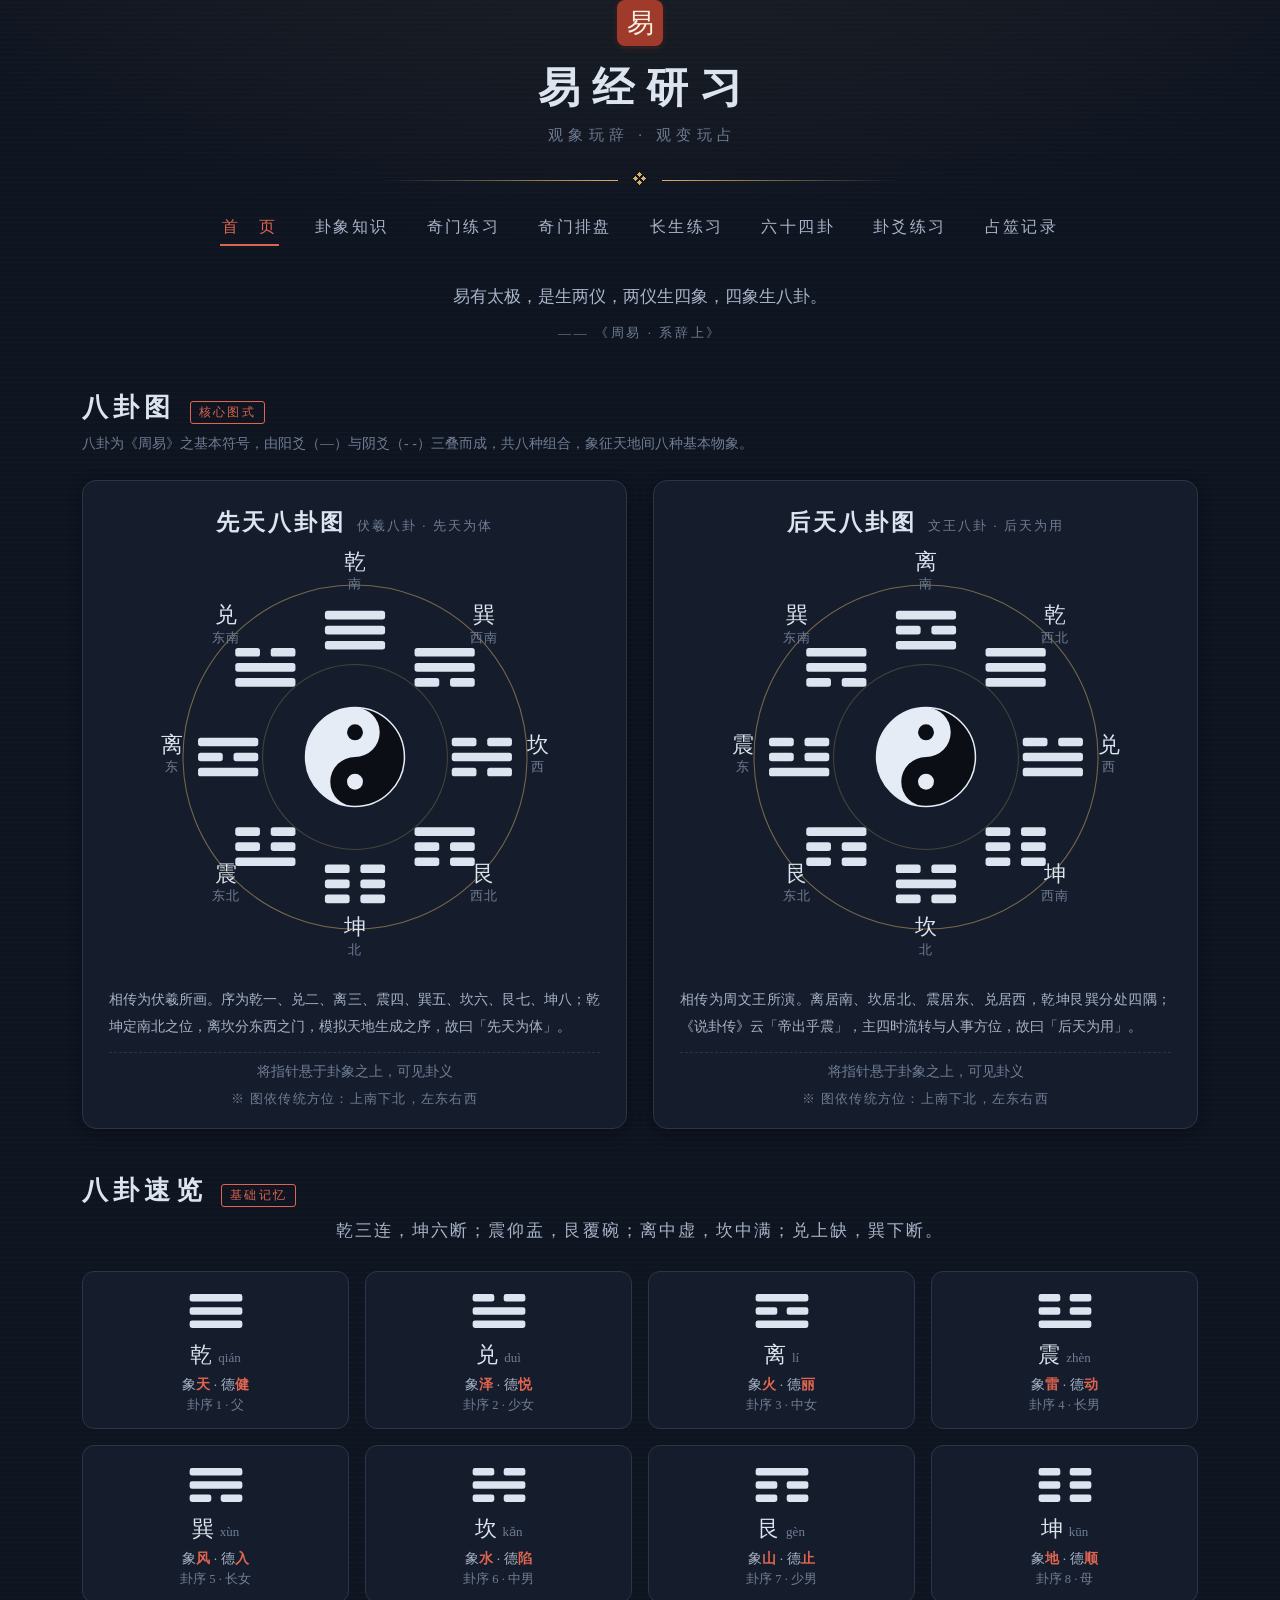
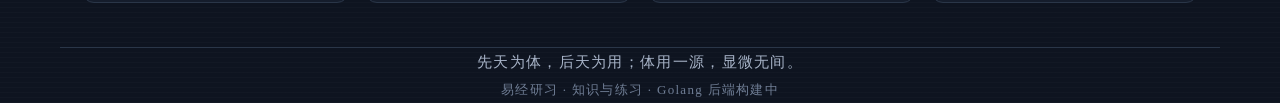
<file: static/index.html>
<!DOCTYPE html>
<html lang="zh-CN">
<head>
<meta charset="UTF-8" />
<meta name="viewport" content="width=device-width, initial-scale=1.0" />
<title>易经研习 · 先天八卦与后天八卦</title>
<link rel="stylesheet" href="style.css" />
<style>
/* ===== 首页专属样式 ===== */
.quote{margin:34px auto 8px;max-width:760px;text-align:center;font-family:var(--kai);color:var(--ink-soft);font-size:17px;line-height:2}
.quote .src{display:block;margin-top:6px;font-size:13px;color:var(--muted);letter-spacing:.2em}

.diagram-grid{display:grid;grid-template-columns:1fr 1fr;gap:26px}
@media (max-width:900px){.diagram-grid{grid-template-columns:1fr}}
svg.bagua{display:block;width:100%;max-width:430px;margin:0 auto}
.card .note{margin-top:14px;font-size:13.5px;color:var(--ink-soft);line-height:2;text-align:justify}
.orient{text-align:center;color:var(--muted);font-size:12.5px;margin-top:10px;letter-spacing:.1em}

svg .ring{fill:none;stroke:var(--gold);stroke-width:1;opacity:.5}
svg .ring.faint{opacity:.25}
svg .tri{cursor:pointer}
svg .tri rect{fill:var(--ink);transition:fill .18s}
svg .tri:hover rect,svg .tri.hot rect{fill:var(--cinnabar)}
svg .t-name{font-family:var(--kai);font-size:20px;fill:var(--ink)}
svg .t-dir{font-size:12px;fill:var(--muted);letter-spacing:1px}
svg .tj-white{fill:#e6ecf6}
svg .tj-black{fill:#0b0e14}
svg .tj-outline{fill:none;stroke:#e6ecf6;stroke-width:1.4}
svg .tj-dot-black{fill:#0b0e14}
svg .tj-dot-white{fill:#e6ecf6}

.mnemonic{font-family:var(--kai);text-align:center;color:var(--ink-soft);font-size:16.5px;letter-spacing:.12em;margin-bottom:24px;line-height:2}
.tri-grid{display:grid;grid-template-columns:repeat(4,1fr);gap:16px}
@media (max-width:960px){.tri-grid{grid-template-columns:repeat(2,1fr)}}
.tri-card{background:var(--card);border:1px solid var(--line);border-radius:12px;padding:18px 10px 14px;text-align:center;transition:.2s}
.tri-card:hover{transform:translateY(-3px);box-shadow:0 6px 18px rgba(0,0,0,.4);border-color:var(--gold)}
.tri-card svg{display:block;margin:0 auto 8px}
.tri-card .n{font-family:var(--kai);font-size:22px}
.tri-card .n span{font-size:13px;color:var(--muted);margin-left:6px}
.tri-card .d{margin-top:6px;font-size:13.5px;color:var(--ink-soft)}
.tri-card .d b{color:var(--cinnabar);font-weight:600}
.tri-card .r{margin-top:3px;font-size:12.5px;color:var(--muted)}
</style>
</head>
<body>

<header class="wrap">
  <div class="seal">易</div>
  <h1>易经研习</h1>
  <div class="sub">观象玩辞 · 观变玩占</div>
  <div class="divider">❖</div>
  <nav>
    <a class="active" href="index.html">首　页</a>
    <a href="basics.html">卦象知识</a>
    <a href="qimen.html">奇门练习</a>
    <a href="pan.html">奇门排盘</a>
    <a href="changsheng.html">长生练习</a>
    <a href="gua64.html">六十四卦</a>
    <a href="#">卦爻练习</a>
    <a href="#">占筮记录</a>
  </nav>
</header>

<main class="wrap">
  <p class="quote">易有太极，是生两仪，两仪生四象，四象生八卦。<span class="src">—— 《周易 · 系辞上》</span></p>

  <section id="bagua">
    <div class="sec-title"><h2>八卦图</h2><span class="tag">核心图式</span></div>
    <p class="sec-desc">八卦为《周易》之基本符号，由阳爻（—）与阴爻（- -）三叠而成，共八种组合，象征天地间八种基本物象。</p>
    <div class="diagram-grid">
      <div class="card">
        <div class="card-head"><h3>先天八卦图</h3><span class="who">伏羲八卦 · 先天为体</span></div>
        <svg id="svg-xiantian" class="bagua" viewBox="0 0 400 400" role="img" aria-label="先天八卦图"></svg>
        <p class="note">相传为伏羲所画。序为乾一、兑二、离三、震四、巽五、坎六、艮七、坤八；乾坤定南北之位，离坎分东西之门，模拟天地生成之序，故曰「先天为体」。</p>
        <div class="hint" id="hint-xiantian">将指针悬于卦象之上，可见卦义</div>
        <div class="orient">※ 图依传统方位：上南下北，左东右西</div>
      </div>
      <div class="card">
        <div class="card-head"><h3>后天八卦图</h3><span class="who">文王八卦 · 后天为用</span></div>
        <svg id="svg-houtian" class="bagua" viewBox="0 0 400 400" role="img" aria-label="后天八卦图"></svg>
        <p class="note">相传为周文王所演。离居南、坎居北、震居东、兑居西，乾坤艮巽分处四隅；《说卦传》云「帝出乎震」，主四时流转与人事方位，故曰「后天为用」。</p>
        <div class="hint" id="hint-houtian">将指针悬于卦象之上，可见卦义</div>
        <div class="orient">※ 图依传统方位：上南下北，左东右西</div>
      </div>
    </div>
  </section>

  <section id="sulan">
    <div class="sec-title"><h2>八卦速览</h2><span class="tag">基础记忆</span></div>
    <p class="mnemonic">乾三连，坤六断；震仰盂，艮覆碗；离中虚，坎中满；兑上缺，巽下断。</p>
    <div class="tri-grid" id="tri-grid"></div>
  </section>
</main>

<footer class="wrap">
  <div class="m">先天为体，后天为用；体用一源，显微无间。</div>
  <div>易经研习 · 知识与练习 · Golang 后端构建中</div>
</footer>

<script>
/* ===== 卦象数据：lines 自上而下，1=阳爻（实线），0=阴爻（断线） ===== */
const TRIGRAMS = {
  qian: { name:'乾', py:'qián',  lines:[1,1,1], nature:'天', attr:'健', role:'父'   },
  dui:  { name:'兑', py:'duì',   lines:[0,1,1], nature:'泽', attr:'悦', role:'少女' },
  li:   { name:'离', py:'lí',    lines:[1,0,1], nature:'火', attr:'丽', role:'中女' },
  zhen: { name:'震', py:'zhèn',  lines:[0,0,1], nature:'雷', attr:'动', role:'长男' },
  xun:  { name:'巽', py:'xùn',   lines:[1,1,0], nature:'风', attr:'入', role:'长女' },
  kan:  { name:'坎', py:'kǎn',   lines:[0,1,0], nature:'水', attr:'陷', role:'中男' },
  gen:  { name:'艮', py:'gèn',   lines:[1,0,0], nature:'山', attr:'止', role:'少男' },
  kun:  { name:'坤', py:'kūn',   lines:[0,0,0], nature:'地', attr:'顺', role:'母'   },
};
/* 先天卦序：乾一、兑二、离三、震四、巽五、坎六、艮七、坤八 */
const ORDER = ['qian','dui','li','zhen','xun','kan','gen','kun'];

/* 生成一组卦画（居中于 x,y） */
function trigramSVG(key, x, y){
  const t = TRIGRAMS[key], W = 56, H = 8, GAP = 6, half = W / 2, seg = (W - 10) / 2;
  let s = `<g class="tri" data-key="${key}" transform="translate(${x.toFixed(1)},${y.toFixed(1)})">`
        + `<circle r="34" fill="transparent"/>`; /* 透明热区，便于悬停 */
  t.lines.forEach((yang, i) => {
    const yy = i * (H + GAP) - 18;
    if (yang) {
      s += `<rect x="${-half}" y="${yy}" width="${W}" height="${H}" rx="2.5"/>`;
    } else {
      s += `<rect x="${-half}" y="${yy}" width="${seg}" height="${H}" rx="2.5"/>`
         + `<rect x="${half - seg}" y="${yy}" width="${seg}" height="${H}" rx="2.5"/>`;
    }
  });
  return s + `</g>`;
}

/* 太极图 */
function taiji(cx, cy, r){
  const h = r / 2;
  return `<g transform="translate(${cx},${cy})">
    <circle r="${r}" class="tj-white"/>
    <path d="M0 ${-r} A${r} ${r} 0 0 1 0 ${r} A${h} ${h} 0 0 1 0 0 A${h} ${h} 0 0 0 0 ${-r} Z" class="tj-black"/>
    <circle cy="${-h}" r="${(r*0.16).toFixed(1)}" class="tj-dot-black"/>
    <circle cy="${h}" r="${(r*0.16).toFixed(1)}" class="tj-dot-white"/>
    <circle r="${r}" class="tj-outline"/>
  </g>`;
}

/* 绘制八卦图：arrangement 为自上方（正南）起顺时针的 [卦, 方位] 序列 */
function renderBagua(svgId, hintId, arrangement){
  const svg = document.getElementById(svgId), hint = document.getElementById(hintId);
  const C = 200, R_TRI = 118, R_LBL = 170;
  let s = `<circle cx="${C}" cy="${C}" r="160" class="ring"/>`
        + `<circle cx="${C}" cy="${C}" r="86" class="ring faint"/>`;
  arrangement.forEach(([key, dir], i) => {
    const a = i * Math.PI / 4, sin = Math.sin(a), cos = Math.cos(a);
    s += trigramSVG(key, C + R_TRI * sin, C - R_TRI * cos);
    const lx = C + R_LBL * sin, ly = C - R_LBL * cos;
    s += `<text x="${lx.toFixed(1)}" y="${(ly - 5).toFixed(1)}" text-anchor="middle" class="t-name">${TRIGRAMS[key].name}</text>`
       + `<text x="${lx.toFixed(1)}" y="${(ly + 13).toFixed(1)}" text-anchor="middle" class="t-dir">${dir}</text>`;
  });
  s += taiji(C, C, 46);
  svg.innerHTML = s;

  const defaultHint = hint.innerHTML;
  svg.querySelectorAll('.tri').forEach(g => {
    g.addEventListener('mouseenter', () => {
      svg.querySelectorAll('.tri.hot').forEach(e => e.classList.remove('hot'));
      g.classList.add('hot');
      const t = TRIGRAMS[g.dataset.key];
      hint.innerHTML = `<b>${t.name}</b>（${t.py}）— 象<b>${t.nature}</b>，德<b>${t.attr}</b>，伦常为<b>${t.role}</b>`;
    });
  });
  svg.addEventListener('mouseleave', () => {
    svg.querySelectorAll('.tri.hot').forEach(e => e.classList.remove('hot'));
    hint.innerHTML = defaultHint;
  });
}

/* 先天八卦：乾南、巽西南、坎西、艮西北、坤北、震东北、离东、兑东南 */
renderBagua('svg-xiantian', 'hint-xiantian', [
  ['qian','南'], ['xun','西南'], ['kan','西'], ['gen','西北'],
  ['kun','北'],  ['zhen','东北'], ['li','东'],  ['dui','东南'],
]);
/* 后天八卦：离南、乾西北、兑西、坤西南、坎北、艮东北、震东、巽东南 */
renderBagua('svg-houtian', 'hint-houtian', [
  ['li','南'],   ['qian','西北'], ['dui','西'], ['kun','西南'],
  ['kan','北'],  ['gen','东北'],  ['zhen','东'],['xun','东南'],
]);

/* 八卦速览卡片 */
document.getElementById('tri-grid').innerHTML = ORDER.map((k, i) => {
  const t = TRIGRAMS[k];
  return `<div class="tri-card">
    <svg viewBox="-34 -22 68 44" width="64" height="42" aria-hidden="true">${trigramSVG(k, 0, 0)}</svg>
    <div class="n">${t.name}<span>${t.py}</span></div>
    <div class="d">象<b>${t.nature}</b> · 德<b>${t.attr}</b></div>
    <div class="r">卦序 ${i + 1} · ${t.role}</div>
  </div>`;
}).join('');
</script>
</body>
</html>
</file>
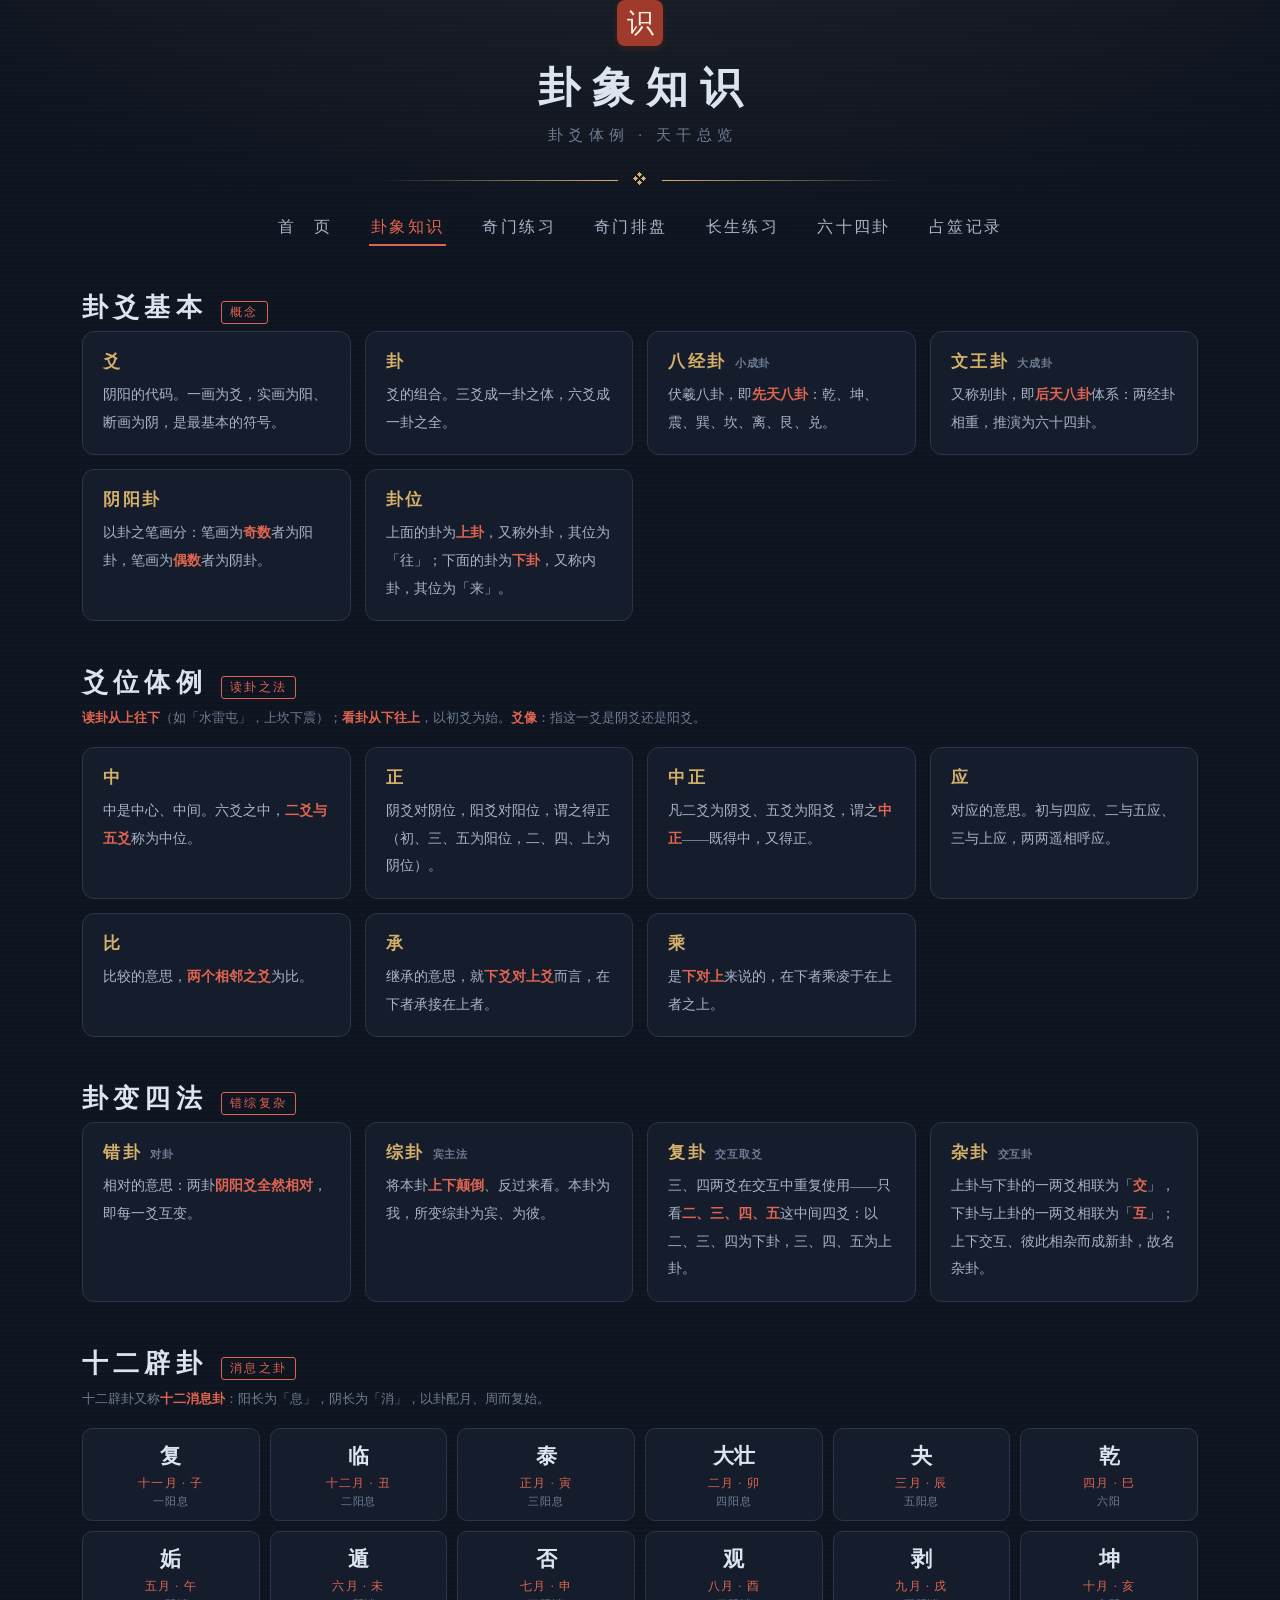
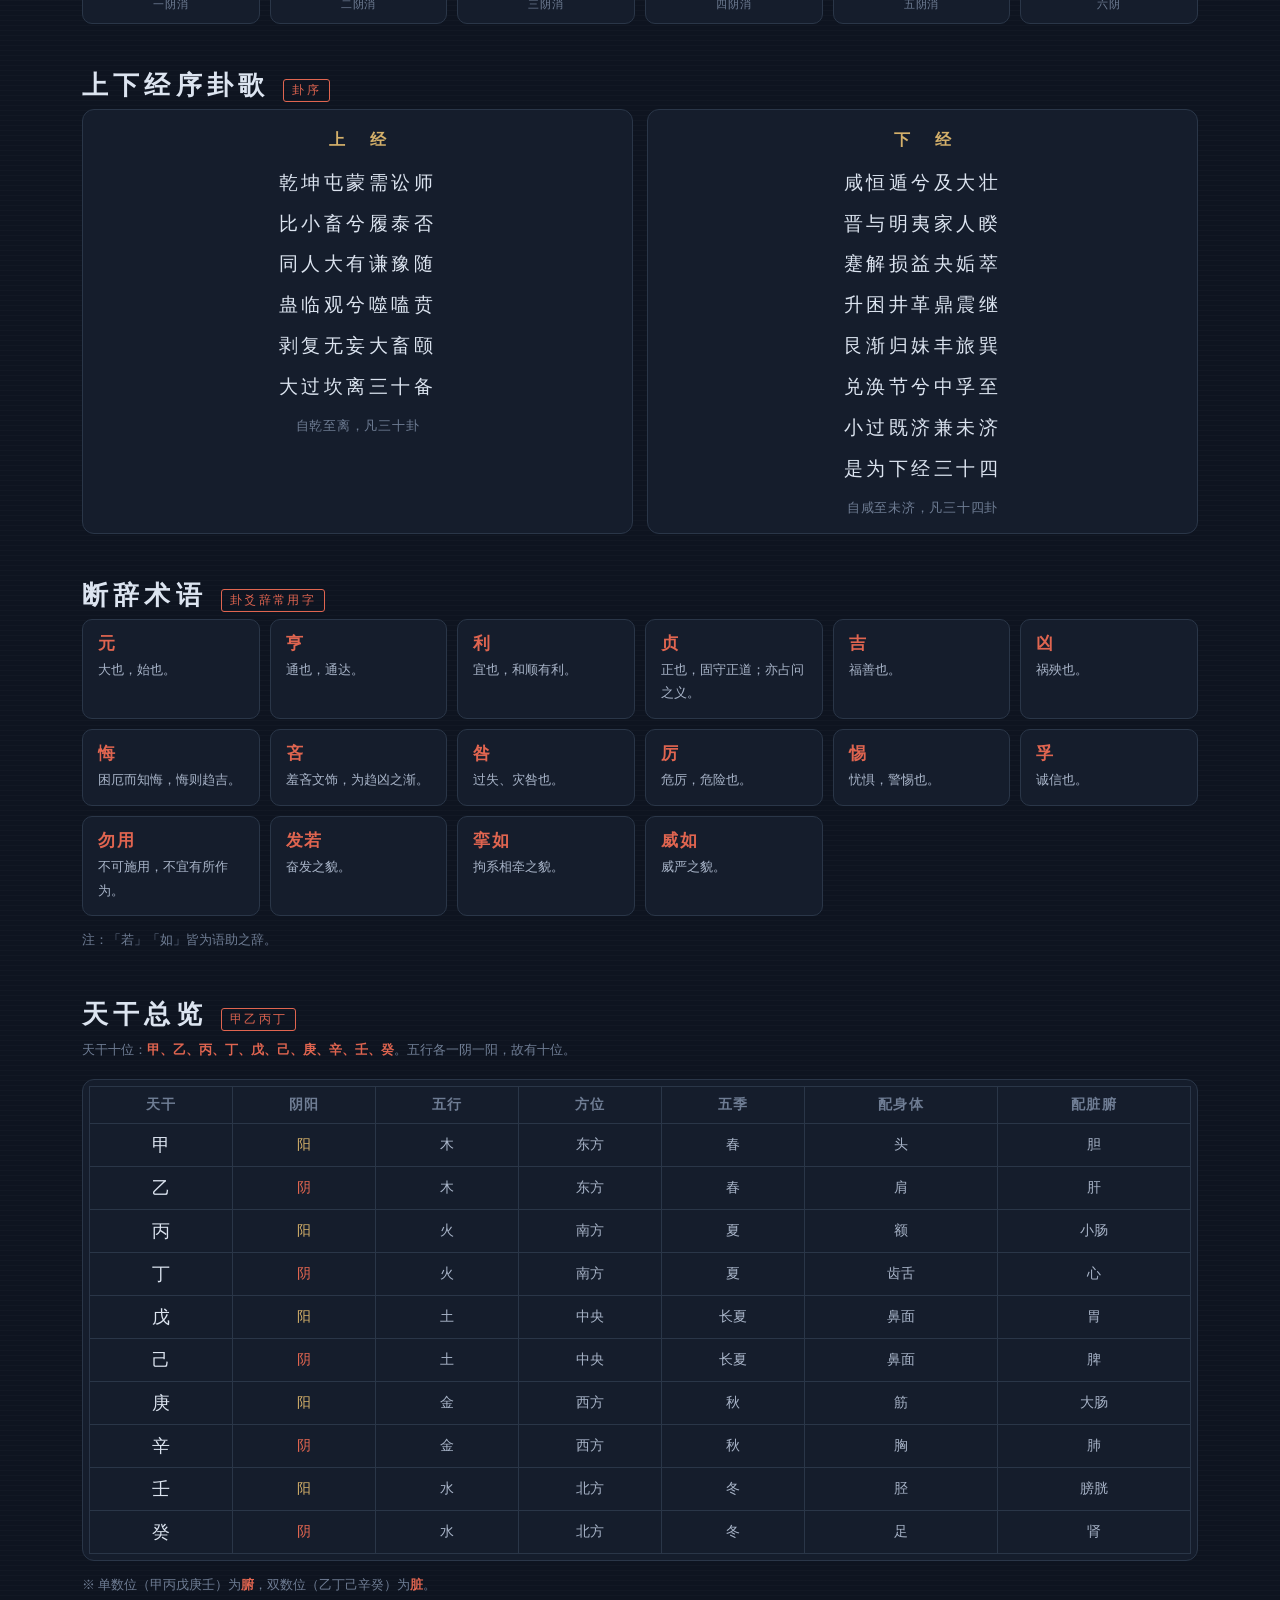
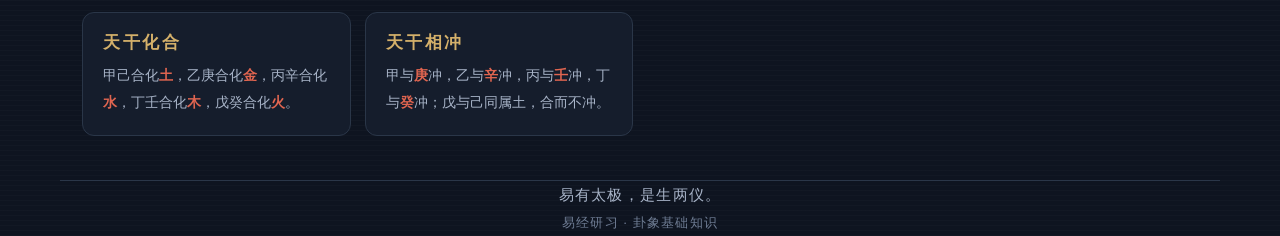
<file: static/basics.html>
<!DOCTYPE html>
<html lang="zh-CN">
<head>
<meta charset="UTF-8" />
<meta name="viewport" content="width=device-width, initial-scale=1.0" />
<title>卦象知识 · 卦爻体例与天干总览</title>
<link rel="stylesheet" href="style.css" />
<style>
/* ===== 基础知识页专属样式 ===== */
.def-grid{display:grid;grid-template-columns:repeat(auto-fill,minmax(250px,1fr));gap:14px}
.def-card{background:var(--card);border:1px solid var(--line);border-radius:12px;padding:18px 20px}
.def-card h4{font-family:var(--kai);font-size:17px;color:var(--gold);letter-spacing:.15em;margin-bottom:8px}
.def-card h4 i{font-style:normal;font-size:11px;color:var(--muted);letter-spacing:.08em;margin-left:8px}
.def-card p{font-size:13.5px;color:var(--ink-soft);line-height:2.05}
.def-card p b{color:var(--cinnabar);font-weight:600}

.body-note{font-size:13px;color:var(--muted);line-height:1.9;margin:2px 0 16px;text-align:justify}
.body-note b{color:var(--cinnabar)}

/* 十二辟卦 */
.bi-grid{display:grid;grid-template-columns:repeat(6,1fr);gap:10px}
@media(max-width:760px){.bi-grid{grid-template-columns:repeat(4,1fr)}}
@media(max-width:520px){.bi-grid{grid-template-columns:repeat(3,1fr)}}
.bi-cell{background:var(--card);border:1px solid var(--line);border-radius:10px;padding:13px 6px 11px;text-align:center}
.bi-cell b{display:block;font-family:var(--kai);font-size:21px;color:var(--ink)}
.bi-cell .m{display:block;font-size:12px;color:var(--cinnabar);margin-top:5px;letter-spacing:.1em}
.bi-cell .y{display:block;font-size:11px;color:var(--muted);margin-top:2px;letter-spacing:.08em}

/* 序卦歌 */
.song-grid{display:grid;grid-template-columns:1fr 1fr;gap:14px}
@media(max-width:760px){.song-grid{grid-template-columns:1fr}}
.song-box{background:var(--card);border:1px solid var(--line);border-radius:12px;padding:20px 24px 16px;text-align:center}
.song-box h4{font-family:var(--kai);font-size:16px;color:var(--gold);letter-spacing:.3em;text-indent:.3em;margin-bottom:12px}
.song{font-family:var(--kai);font-size:19px;line-height:2.15;letter-spacing:.18em;color:var(--ink)}
.song-note{margin-top:10px;font-size:12.5px;color:var(--muted);letter-spacing:.06em}

/* 断辞术语 */
.term-grid{display:grid;grid-template-columns:repeat(auto-fill,minmax(160px,1fr));gap:10px}
.term{background:var(--card);border:1px solid var(--line);border-radius:10px;padding:12px 15px}
.term b{display:block;font-family:var(--kai);font-size:17px;color:var(--cinnabar);margin-bottom:4px;letter-spacing:.1em}
.term span{font-size:12.5px;color:var(--ink-soft);line-height:1.9}

/* 天干表 */
.table-wrap{overflow-x:auto;background:var(--card);border:1px solid var(--line);border-radius:12px;padding:6px}
.gan-table{border-collapse:collapse;width:100%;min-width:580px}
.gan-table th,.gan-table td{border:1px solid var(--line);padding:9px 6px;font-size:13.5px;text-align:center;color:var(--ink-soft)}
.gan-table th{color:var(--muted);font-weight:600;letter-spacing:.08em}
.gan-table td:first-child{font-family:var(--kai);font-size:18px;color:var(--ink)}
.gan-table td.g-y{color:var(--gold)}
.gan-table td.g-i{color:var(--cinnabar)}
.table-note{margin-top:12px;font-size:12.5px;color:var(--muted);line-height:2}
.table-note b{color:var(--cinnabar)}
</style>
</head>
<body>

<header class="wrap">
  <div class="seal">识</div>
  <h1>卦象知识</h1>
  <div class="sub">卦爻体例 · 天干总览</div>
  <div class="divider">❖</div>
  <nav>
    <a href="index.html">首　页</a>
    <a class="active" href="basics.html">卦象知识</a>
    <a href="qimen.html">奇门练习</a>
    <a href="pan.html">奇门排盘</a>
    <a href="changsheng.html">长生练习</a>
    <a href="gua64.html">六十四卦</a>
    <a href="#">占筮记录</a>
  </nav>
</header>

<main class="wrap">

  <section>
    <div class="sec-title"><h2>卦爻基本</h2><span class="tag">概念</span></div>
    <div class="def-grid">
      <div class="def-card"><h4>爻</h4><p>阴阳的代码。一画为爻，实画为阳、断画为阴，是最基本的符号。</p></div>
      <div class="def-card"><h4>卦</h4><p>爻的组合。三爻成一卦之体，六爻成一卦之全。</p></div>
      <div class="def-card"><h4>八经卦<i>小成卦</i></h4><p>伏羲八卦，即<b>先天八卦</b>：乾、坤、震、巽、坎、离、艮、兑。</p></div>
      <div class="def-card"><h4>文王卦<i>大成卦</i></h4><p>又称别卦，即<b>后天八卦</b>体系：两经卦相重，推演为六十四卦。</p></div>
      <div class="def-card"><h4>阴阳卦</h4><p>以卦之笔画分：笔画为<b>奇数</b>者为阳卦，笔画为<b>偶数</b>者为阴卦。</p></div>
      <div class="def-card"><h4>卦位</h4><p>上面的卦为<b>上卦</b>，又称外卦，其位为「往」；下面的卦为<b>下卦</b>，又称内卦，其位为「来」。</p></div>
    </div>
  </section>

  <section>
    <div class="sec-title"><h2>爻位体例</h2><span class="tag">读卦之法</span></div>
    <p class="body-note"><b>读卦从上往下</b>（如「水雷屯」，上坎下震）；<b>看卦从下往上</b>，以初爻为始。<b>爻像</b>：指这一爻是阴爻还是阳爻。</p>
    <div class="def-grid">
      <div class="def-card"><h4>中</h4><p>中是中心、中间。六爻之中，<b>二爻与五爻</b>称为中位。</p></div>
      <div class="def-card"><h4>正</h4><p>阴爻对阴位，阳爻对阳位，谓之得正（初、三、五为阳位，二、四、上为阴位）。</p></div>
      <div class="def-card"><h4>中正</h4><p>凡二爻为阴爻、五爻为阳爻，谓之<b>中正</b>——既得中，又得正。</p></div>
      <div class="def-card"><h4>应</h4><p>对应的意思。初与四应、二与五应、三与上应，两两遥相呼应。</p></div>
      <div class="def-card"><h4>比</h4><p>比较的意思，<b>两个相邻之爻</b>为比。</p></div>
      <div class="def-card"><h4>承</h4><p>继承的意思，就<b>下爻对上爻</b>而言，在下者承接在上者。</p></div>
      <div class="def-card"><h4>乘</h4><p>是<b>下对上</b>来说的，在下者乘凌于在上者之上。</p></div>
    </div>
  </section>

  <section>
    <div class="sec-title"><h2>卦变四法</h2><span class="tag">错综复杂</span></div>
    <div class="def-grid">
      <div class="def-card"><h4>错卦<i>对卦</i></h4><p>相对的意思：两卦<b>阴阳爻全然相对</b>，即每一爻互变。</p></div>
      <div class="def-card"><h4>综卦<i>宾主法</i></h4><p>将本卦<b>上下颠倒</b>、反过来看。本卦为我，所变综卦为宾、为彼。</p></div>
      <div class="def-card"><h4>复卦<i>交互取爻</i></h4><p>三、四两爻在交互中重复使用——只看<b>二、三、四、五</b>这中间四爻：以二、三、四为下卦，三、四、五为上卦。</p></div>
      <div class="def-card"><h4>杂卦<i>交互卦</i></h4><p>上卦与下卦的一两爻相联为「<b>交</b>」，下卦与上卦的一两爻相联为「<b>互</b>」；上下交互、彼此相杂而成新卦，故名杂卦。</p></div>
    </div>
  </section>

  <section>
    <div class="sec-title"><h2>十二辟卦</h2><span class="tag">消息之卦</span></div>
    <p class="body-note">十二辟卦又称<b>十二消息卦</b>：阳长为「息」，阴长为「消」，以卦配月、周而复始。</p>
    <div class="bi-grid">
      <div class="bi-cell"><b>复</b><span class="m">十一月 · 子</span><span class="y">一阳息</span></div>
      <div class="bi-cell"><b>临</b><span class="m">十二月 · 丑</span><span class="y">二阳息</span></div>
      <div class="bi-cell"><b>泰</b><span class="m">正月 · 寅</span><span class="y">三阳息</span></div>
      <div class="bi-cell"><b>大壮</b><span class="m">二月 · 卯</span><span class="y">四阳息</span></div>
      <div class="bi-cell"><b>夬</b><span class="m">三月 · 辰</span><span class="y">五阳息</span></div>
      <div class="bi-cell"><b>乾</b><span class="m">四月 · 巳</span><span class="y">六阳</span></div>
      <div class="bi-cell"><b>姤</b><span class="m">五月 · 午</span><span class="y">一阴消</span></div>
      <div class="bi-cell"><b>遁</b><span class="m">六月 · 未</span><span class="y">二阴消</span></div>
      <div class="bi-cell"><b>否</b><span class="m">七月 · 申</span><span class="y">三阴消</span></div>
      <div class="bi-cell"><b>观</b><span class="m">八月 · 酉</span><span class="y">四阴消</span></div>
      <div class="bi-cell"><b>剥</b><span class="m">九月 · 戌</span><span class="y">五阴消</span></div>
      <div class="bi-cell"><b>坤</b><span class="m">十月 · 亥</span><span class="y">六阴</span></div>
    </div>
  </section>

  <section>
    <div class="sec-title"><h2>上下经序卦歌</h2><span class="tag">卦序</span></div>
    <div class="song-grid">
      <div class="song-box">
        <h4>上　经</h4>
        <div class="song">乾坤屯蒙需讼师<br>比小畜兮履泰否<br>同人大有谦豫随<br>蛊临观兮噬嗑贲<br>剥复无妄大畜颐<br>大过坎离三十备</div>
        <div class="song-note">自乾至离，凡三十卦</div>
      </div>
      <div class="song-box">
        <h4>下　经</h4>
        <div class="song">咸恒遁兮及大壮<br>晋与明夷家人睽<br>蹇解损益夬姤萃<br>升困井革鼎震继<br>艮渐归妹丰旅巽<br>兑涣节兮中孚至<br>小过既济兼未济<br>是为下经三十四</div>
        <div class="song-note">自咸至未济，凡三十四卦</div>
      </div>
    </div>
  </section>

  <section>
    <div class="sec-title"><h2>断辞术语</h2><span class="tag">卦爻辞常用字</span></div>
    <div class="term-grid">
      <div class="term"><b>元</b><span>大也，始也。</span></div>
      <div class="term"><b>亨</b><span>通也，通达。</span></div>
      <div class="term"><b>利</b><span>宜也，和顺有利。</span></div>
      <div class="term"><b>贞</b><span>正也，固守正道；亦占问之义。</span></div>
      <div class="term"><b>吉</b><span>福善也。</span></div>
      <div class="term"><b>凶</b><span>祸殃也。</span></div>
      <div class="term"><b>悔</b><span>困厄而知悔，悔则趋吉。</span></div>
      <div class="term"><b>吝</b><span>羞吝文饰，为趋凶之渐。</span></div>
      <div class="term"><b>咎</b><span>过失、灾咎也。</span></div>
      <div class="term"><b>厉</b><span>危厉，危险也。</span></div>
      <div class="term"><b>惕</b><span>忧惧，警惕也。</span></div>
      <div class="term"><b>孚</b><span>诚信也。</span></div>
      <div class="term"><b>勿用</b><span>不可施用，不宜有所作为。</span></div>
      <div class="term"><b>发若</b><span>奋发之貌。</span></div>
      <div class="term"><b>挛如</b><span>拘系相牵之貌。</span></div>
      <div class="term"><b>威如</b><span>威严之貌。</span></div>
    </div>
    <p class="body-note" style="margin-top:12px">注：「若」「如」皆为语助之辞。</p>
  </section>

  <section>
    <div class="sec-title"><h2>天干总览</h2><span class="tag">甲乙丙丁</span></div>
    <p class="body-note">天干十位：<b>甲、乙、丙、丁、戊、己、庚、辛、壬、癸</b>。五行各一阴一阳，故有十位。</p>
    <div class="table-wrap">
      <table class="gan-table">
        <tr><th>天干</th><th>阴阳</th><th>五行</th><th>方位</th><th>五季</th><th>配身体</th><th>配脏腑</th></tr>
        <tr><td>甲</td><td class="g-y">阳</td><td>木</td><td>东方</td><td>春</td><td>头</td><td>胆</td></tr>
        <tr><td>乙</td><td class="g-i">阴</td><td>木</td><td>东方</td><td>春</td><td>肩</td><td>肝</td></tr>
        <tr><td>丙</td><td class="g-y">阳</td><td>火</td><td>南方</td><td>夏</td><td>额</td><td>小肠</td></tr>
        <tr><td>丁</td><td class="g-i">阴</td><td>火</td><td>南方</td><td>夏</td><td>齿舌</td><td>心</td></tr>
        <tr><td>戊</td><td class="g-y">阳</td><td>土</td><td>中央</td><td>长夏</td><td>鼻面</td><td>胃</td></tr>
        <tr><td>己</td><td class="g-i">阴</td><td>土</td><td>中央</td><td>长夏</td><td>鼻面</td><td>脾</td></tr>
        <tr><td>庚</td><td class="g-y">阳</td><td>金</td><td>西方</td><td>秋</td><td>筋</td><td>大肠</td></tr>
        <tr><td>辛</td><td class="g-i">阴</td><td>金</td><td>西方</td><td>秋</td><td>胸</td><td>肺</td></tr>
        <tr><td>壬</td><td class="g-y">阳</td><td>水</td><td>北方</td><td>冬</td><td>胫</td><td>膀胱</td></tr>
        <tr><td>癸</td><td class="g-i">阴</td><td>水</td><td>北方</td><td>冬</td><td>足</td><td>肾</td></tr>
      </table>
    </div>
    <p class="table-note">※ 单数位（甲丙戊庚壬）为<b>腑</b>，双数位（乙丁己辛癸）为<b>脏</b>。</p>
    <div class="def-grid" style="margin-top:14px">
      <div class="def-card"><h4>天干化合</h4><p>甲己合化<b>土</b>，乙庚合化<b>金</b>，丙辛合化<b>水</b>，丁壬合化<b>木</b>，戊癸合化<b>火</b>。</p></div>
      <div class="def-card"><h4>天干相冲</h4><p>甲与<b>庚</b>冲，乙与<b>辛</b>冲，丙与<b>壬</b>冲，丁与<b>癸</b>冲；戊与己同属土，合而不冲。</p></div>
    </div>
  </section>

</main>

<footer class="wrap">
  <div class="m">易有太极，是生两仪。</div>
  <div>易经研习 · 卦象基础知识</div>
</footer>

</body>
</html>
</file>
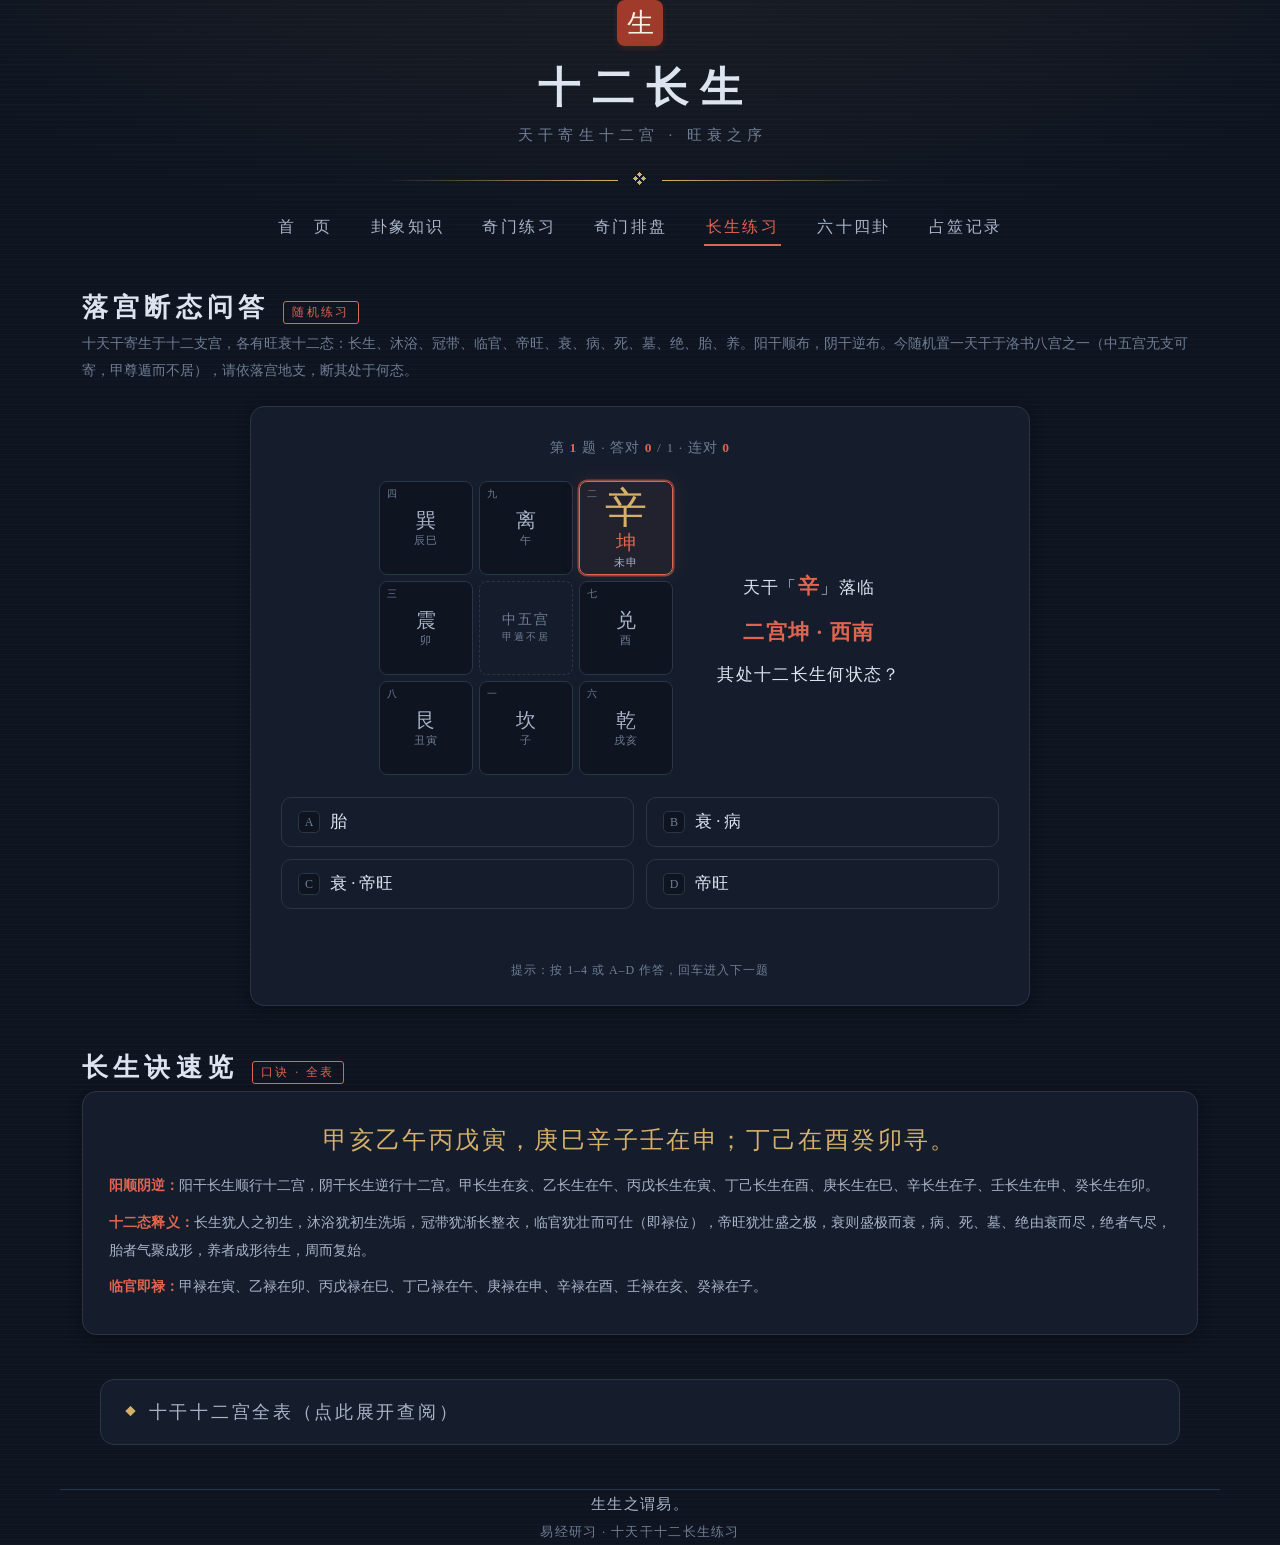
<file: static/changsheng.html>
<!DOCTYPE html>
<html lang="zh-CN">
<head>
<meta charset="UTF-8" />
<meta name="viewport" content="width=device-width, initial-scale=1.0" />
<title>十二长生 · 天干寄生十二宫练习</title>
<link rel="stylesheet" href="style.css" />
<style>
/* ===== 十二长生页专属样式 ===== */
.quiz-q{display:flex;align-items:center;justify-content:center;gap:44px;margin:24px 0 6px;flex-wrap:wrap}
.np-grid{display:grid;grid-template-columns:repeat(3,94px);grid-auto-rows:94px;gap:6px}
.cell{position:relative;display:flex;flex-direction:column;align-items:center;justify-content:center;gap:2px;background:var(--paper);border:1px solid var(--line);border-radius:8px;transition:.2s}
.cell .p-num{position:absolute;top:5px;left:7px;font-size:10px;color:var(--muted);letter-spacing:.05em}
.cell .p-name{font-family:var(--kai);font-size:20px;color:var(--ink-soft);line-height:1.1}
.cell .p-branch{font-size:11px;color:var(--muted);letter-spacing:.12em}
.cell.active{border-color:var(--cinnabar);background:rgba(224,101,80,.06);box-shadow:0 0 0 1.5px rgba(224,101,80,.55),0 0 18px rgba(224,101,80,.15)}
.cell.active .p-name{color:var(--cinnabar)}
.cell.active .p-branch{color:var(--ink-soft)}
.cell .p-stem{display:none;font-family:var(--kai);font-size:42px;line-height:1;color:var(--gold)}
.cell.active .p-stem{display:block}
.cell.center{background:transparent;border-style:dashed}
.cell.center .p-name{font-size:14px;color:var(--muted);letter-spacing:.15em}
.cell.center .p-branch{font-size:10px;letter-spacing:.2em}
.q-side{display:flex;flex-direction:column;align-items:center;gap:6px;max-width:320px}
.q-text{font-size:17px;line-height:2.2;color:var(--ink);text-align:center;letter-spacing:.08em}
.q-text b{color:var(--cinnabar);font-family:var(--kai);font-size:21px}

/* ===== 口诀速览 ===== */
.ref-card{text-align:center;padding-bottom:24px}
.ref-verse{font-family:var(--kai);font-size:24px;letter-spacing:.1em;color:var(--gold);margin:6px 0 16px}
.ref-note{font-size:13.5px;color:var(--ink-soft);line-height:2.1;text-align:justify;margin:8px 0}
.ref-note b{color:var(--cinnabar)}

details.cs-all{max-width:1080px;margin:0 auto;background:var(--card);border:1px solid var(--line);border-radius:14px;padding:6px 24px}
details.cs-all summary{cursor:pointer;padding:14px 0;font-family:var(--kai);font-size:18px;letter-spacing:.15em;color:var(--ink-soft);list-style:none;display:flex;align-items:center;gap:10px}
details.cs-all summary::before{content:"◆";color:var(--gold);font-size:11px}
details.cs-all[open] summary{border-bottom:1px dashed var(--line);margin-bottom:14px}
.table-wrap{overflow-x:auto;padding-bottom:16px}
.cs-table{border-collapse:collapse;width:100%;min-width:680px}
.cs-table th,.cs-table td{border:1px solid var(--line);padding:7px 4px;font-size:13px;text-align:center;color:var(--ink-soft)}
.cs-table th{color:var(--muted);font-weight:600;letter-spacing:.08em}
.cs-table th:first-child,.cs-table td:first-child{font-family:var(--kai);font-size:16px;color:var(--ink);background:var(--paper)}
.cs-table td.cs-long{color:var(--cinnabar);background:rgba(224,101,80,.1);font-weight:600}
.cs-tip{padding-bottom:14px;font-size:12px;color:var(--muted);letter-spacing:.06em}
</style>
</head>
<body>

<header class="wrap">
  <div class="seal">生</div>
  <h1>十二长生</h1>
  <div class="sub">天干寄生十二宫 · 旺衰之序</div>
  <div class="divider">❖</div>
  <nav>
    <a href="index.html">首　页</a>
    <a href="basics.html">卦象知识</a>
    <a href="qimen.html">奇门练习</a>
    <a href="pan.html">奇门排盘</a>
    <a class="active" href="changsheng.html">长生练习</a>
    <a href="gua64.html">六十四卦</a>
    <a href="#">占筮记录</a>
  </nav>
</header>

<main class="wrap">
  <section>
    <div class="sec-title"><h2>落宫断态问答</h2><span class="tag">随机练习</span></div>
    <p class="sec-desc">十天干寄生于十二支宫，各有旺衰十二态：长生、沐浴、冠带、临官、帝旺、衰、病、死、墓、绝、胎、养。阳干顺布，阴干逆布。今随机置一天干于洛书八宫之一（中五宫无支可寄，甲尊遁而不居），请依落宫地支，断其处于何态。</p>

    <div class="card quiz-card">
      <div class="quiz-stats">第 <b id="q-num">1</b> 题 · 答对 <b id="q-right">0</b> / <span id="q-total">0</span> · 连对 <b id="q-streak">0</b></div>
      <div class="quiz-q">
        <div class="np-grid" id="np-grid"></div>
        <div class="q-side">
          <div class="q-text">天干「<b id="q-gan">甲</b>」落临<br><b id="q-palace">乾宫 · 西北</b><br>其处十二长生何状态？</div>
        </div>
      </div>
      <div class="quiz-opts" id="opts"></div>
      <div class="quiz-fb" id="fb"></div>
      <div class="quiz-actions"><button id="btn-next" class="btn-primary" hidden>下一题（回车）</button></div>
      <div class="quiz-tip">提示：按 1–4 或 A–D 作答，回车进入下一题</div>
    </div>
  </section>

  <section>
    <div class="sec-title"><h2>长生诀速览</h2><span class="tag">口诀 · 全表</span></div>
    <div class="card ref-card">
      <div class="ref-verse">甲亥乙午丙戊寅，庚巳辛子壬在申；丁己在酉癸卯寻。</div>
      <p class="ref-note"><b>阳顺阴逆：</b>阳干长生顺行十二宫，阴干长生逆行十二宫。甲长生在亥、乙长生在午、丙戊长生在寅、丁己长生在酉、庚长生在巳、辛长生在子、壬长生在申、癸长生在卯。</p>
      <p class="ref-note"><b>十二态释义：</b>长生犹人之初生，沐浴犹初生洗垢，冠带犹渐长整衣，临官犹壮而可仕（即禄位），帝旺犹壮盛之极，衰则盛极而衰，病、死、墓、绝由衰而尽，绝者气尽，胎者气聚成形，养者成形待生，周而复始。</p>
      <p class="ref-note"><b>临官即禄：</b>甲禄在寅、乙禄在卯、丙戊禄在巳、丁己禄在午、庚禄在申、辛禄在酉、壬禄在亥、癸禄在子。</p>
    </div>
  </section>

  <section>
    <details class="cs-all" id="cs-all">
      <summary>十干十二宫全表（点此展开查阅）</summary>
      <div class="table-wrap"><table class="cs-table" id="cs-table"></table></div>
      <div class="cs-tip">※ 朱红者为长生之位，即上诀之全貌；临官之列即十干禄位</div>
    </details>
  </section>
</main>

<footer class="wrap">
  <div class="m">生生之谓易。</div>
  <div>易经研习 · 十天干十二长生练习</div>
</footer>

<script>
/* ===== 数据 ===== */
const STAGES = ['长生','沐浴','冠带','临官','帝旺','衰','病','死','墓','绝','胎','养'];
const BRANCHES = ['子','丑','寅','卯','辰','巳','午','未','申','酉','戌','亥'];
const GANS = ['甲','乙','丙','丁','戊','己','庚','辛','壬','癸'];
/* 各干长生之位与顺逆：[长生支, 阳顺1/阴逆-1] */
const CS = {'甲':['亥',1],'乙':['午',-1],'丙':['寅',1],'戊':['寅',1],'庚':['巳',1],'壬':['申',1],
            '丁':['酉',-1],'己':['酉',-1],'辛':['子',-1],'癸':['卯',-1]};
/* GAN_MAP[g][b] = 天干 g 在地支 b 处的状态 */
const GAN_MAP = {};
for(const g of GANS){
  const [s,d] = CS[g], si = BRANCHES.indexOf(s);
  GAN_MAP[g] = {};
  for(const b of BRANCHES) GAN_MAP[g][b] = STAGES[(((BRANCHES.indexOf(b)-si)*d)%12+12)%12];
}
/* 洛书八宫（中五宫无支可寄） */
const PALACES = [
  {num:4,name:'巽',dir:'东南',branches:['辰','巳']},
  {num:9,name:'离',dir:'南',  branches:['午']},
  {num:2,name:'坤',dir:'西南',branches:['未','申']},
  {num:3,name:'震',dir:'东',  branches:['卯']},
  {num:7,name:'兑',dir:'西',  branches:['酉']},
  {num:8,name:'艮',dir:'东北',branches:['丑','寅']},
  {num:1,name:'坎',dir:'北',  branches:['子']},
  {num:6,name:'乾',dir:'西北',branches:['戌','亥']}
];
const PMAP = {}; PALACES.forEach(p=>PMAP[p.num]=p);
const LAYOUT = [4,9,2,3,5,7,8,1,6];   /* 九宫排布：上南下北 */
const CN = {1:'一',2:'二',3:'三',4:'四',5:'五',6:'六',7:'七',8:'八',9:'九'};
const VERSE = {'甲':'「甲亥」','乙':'「乙午」','丙':'「丙戊寅」','戊':'「丙戊寅」','庚':'「庚巳」',
               '辛':'「辛子」','壬':'「壬在申」','丁':'「丁己在酉」','己':'「丁己在酉」','癸':'「癸卯寻」'};
/* 合法答案池：所有（干,宫）组合之态（双支宫两态并答），去重 */
const PAIR_POOL = (()=>{
  const seen = new Set(), arr = [];
  for(const g of GANS) for(const p of PALACES){
    const a = p.branches.map(b=>GAN_MAP[g][b]).join(' · ');
    if(!seen.has(a)){seen.add(a);arr.push(a);}
  }
  return arr;
})();

const $ = s=>document.querySelector(s);
function shuffle(a){for(let i=a.length-1;i>0;i--){const j=Math.floor(Math.random()*(i+1));[a[i],a[j]]=[a[j],a[i]];}return a;}

/* ===== 静态九宫格 ===== */
const gridEl = $('#np-grid');
gridEl.innerHTML = LAYOUT.map(n=>{
  if(n===5) return `<div class="cell center"><span class="p-name">中五宫</span><span class="p-branch">甲遁不居</span></div>`;
  const p = PMAP[n];
  return `<div class="cell" data-num="${n}" title="${CN[n]}宫${p.name} · ${p.dir}">`+
         `<span class="p-num">${CN[n]}</span><span class="p-stem"></span>`+
         `<span class="p-name">${p.name}</span><span class="p-branch">${p.branches.join('')}</span></div>`;
}).join('');

/* ===== 出题 ===== */
let cur=null, qn=0, right=0, streak=0, answered=false;

function newQuestion(){
  const g = GANS[Math.floor(Math.random()*GANS.length)];
  const p = PALACES[Math.floor(Math.random()*PALACES.length)];
  cur = {g, p, answer:p.branches.map(b=>GAN_MAP[g][b]).join(' · ')};
  qn++;
  $('#q-num').textContent = qn;
  $('#q-total').textContent = qn;
  $('#q-gan').textContent = g;
  $('#q-palace').textContent = `${CN[p.num]}宫${p.name} · ${p.dir}`;
  /* 九宫高亮 */
  gridEl.querySelectorAll('.cell').forEach(c=>c.classList.remove('active'));
  const cell = gridEl.querySelector(`.cell[data-num="${p.num}"]`);
  cell.classList.add('active');
  cell.querySelector('.p-stem').textContent = g;
  /* 选项 */
  const pool = shuffle(PAIR_POOL.filter(x=>x!==cur.answer)).slice(0,3);
  cur.items = shuffle([cur.answer,...pool]);
  $('#opts').innerHTML = cur.items.map((o,i)=>
    `<button class="opt" data-i="${i}"><span class="kbd">${'ABCD'[i]}</span>${o}</button>`).join('');
  $('#fb').className = 'quiz-fb';
  $('#fb').innerHTML = '';
  $('#btn-next').hidden = true;
  answered = false;
}

function pick(i){
  if(answered || !cur) return;
  answered = true;
  const {g,p,answer,items} = cur;
  const ok = items[i]===answer;
  if(ok){right++;streak++;}else{streak=0;}
  $('#q-right').textContent = right;
  $('#q-streak').textContent = streak;
  document.querySelectorAll('#opts .opt').forEach((b,idx)=>{
    b.disabled = true;
    if(items[idx]===answer) b.classList.add('correct');
    else if(idx===i) b.classList.add('wrong');
  });
  const yang = CS[g][1]===1;
  const chain = BRANCHES.map(b=>{
    const s = b+GAN_MAP[g][b];
    return p.branches.includes(b) ? `<b>${s}</b>` : s;
  }).join(' · ');
  $('#fb').className = 'quiz-fb '+(ok?'ok':'no');
  $('#fb').innerHTML =
    `<span class="verdict">${ok?'✓ 正确':'✗ 错误'}</span>`+
    `歌诀 ${VERSE[g]}——${g}长生在<b>${CS[g][0]}</b>，${g}为${yang?'阳':'阴'}干，${yang?'顺':'逆'}行十二宫，`+
    `落${CN[p.num]}宫${p.name}（${p.branches.join('')}）${ok?'正是':'当为'} <b>${answer}</b>。`+
    `<span class="det">${g}干十二宫：${chain}</span>`;
  $('#btn-next').hidden = false;
}

$('#opts').addEventListener('click',e=>{
  const b = e.target.closest('.opt');
  if(b) pick(+b.dataset.i);
});
$('#btn-next').addEventListener('click',newQuestion);
document.addEventListener('keydown',e=>{
  if(e.key==='Enter' && !$('#btn-next').hidden){newQuestion();return;}
  if(answered) return;
  const map = {'1':0,'2':1,'3':2,'4':3,'a':0,'b':1,'c':2,'d':3};
  const k = e.key.toLowerCase();
  if(k in map) pick(map[k]);
});

/* ===== 十干十二宫全表 ===== */
$('#cs-table').innerHTML =
  `<tr><th>干＼支</th>${BRANCHES.map(b=>`<th>${b}</th>`).join('')}</tr>`+
  GANS.map(g=>`<tr><td>${g}</td>`+
    BRANCHES.map(b=>`<td class="${GAN_MAP[g][b]==='长生'?'cs-long':''}">${GAN_MAP[g][b]}</td>`).join('')+
    `</tr>`).join('');

newQuestion();
</script>
</body>
</html>
</file>
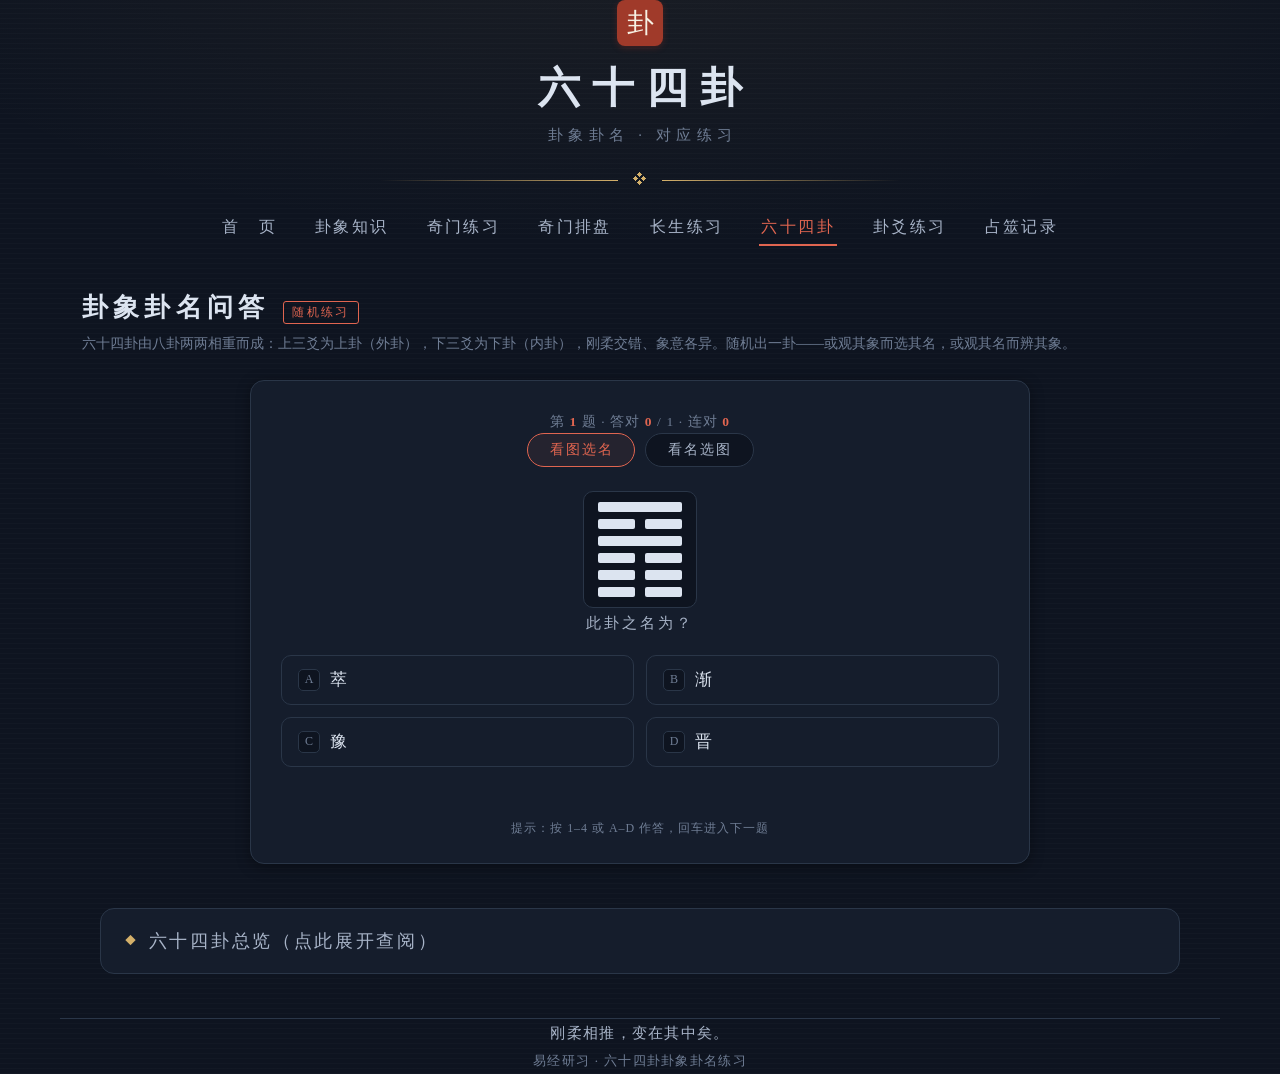
<file: static/gua64.html>
<!DOCTYPE html>
<html lang="zh-CN">
<head>
<meta charset="UTF-8" />
<meta name="viewport" content="width=device-width, initial-scale=1.0" />
<title>六十四卦 · 卦象卦名对应练习</title>
<link rel="stylesheet" href="style.css" />
<style>
/* ===== 六十四卦页专属样式 ===== */
.mode-sw{display:flex;justify-content:center;gap:10px;margin:2px 0}
.mode-btn{font-family:var(--kai);font-size:14px;letter-spacing:.15em;text-indent:.15em;padding:7px 20px;background:var(--paper);color:var(--ink-soft);border:1px solid var(--line);border-radius:999px;cursor:pointer;transition:.15s}
.mode-btn:hover{border-color:var(--gold);color:var(--gold)}
.mode-btn.active{border-color:var(--cinnabar);color:var(--cinnabar);background:rgba(224,101,80,.08)}

.quiz-q{display:flex;flex-direction:column;align-items:center;gap:12px;margin:24px 0 6px}
.q-suffix{color:var(--ink-soft);font-size:15px;letter-spacing:.2em}
/* 卦画 */
.hex{display:inline-flex;flex-direction:column;gap:7px;padding:10px 14px;background:var(--paper);border:1px solid var(--line);border-radius:10px}
.yao{width:84px;height:10px;background:var(--ink);border-radius:2px}
.yao.yin{display:flex;justify-content:space-between;background:none}
.yao.yin i{width:37px;height:10px;background:var(--ink);border-radius:2px}
.hex.hx-mini{gap:3px;padding:6px 9px;border-radius:6px}
.hex.hx-mini .yao{width:40px;height:5px}
.hex.hx-mini .yao.yin i{width:17px;height:5px}
.opt .hex{background:transparent;border:none;padding:0}
.opt-fig{justify-content:center;padding:10px 16px}
/* 看名选图之题面 */
.q-name{font-family:var(--kai);font-size:58px;line-height:1.15}
.q-alias{font-size:13px;color:var(--muted);letter-spacing:.3em;text-indent:.3em}

/* ===== 总览 ===== */
details.hx-all{max-width:1080px;margin:0 auto;background:var(--card);border:1px solid var(--line);border-radius:14px;padding:6px 24px}
details.hx-all summary{cursor:pointer;padding:14px 0;font-family:var(--kai);font-size:18px;letter-spacing:.15em;color:var(--ink-soft);list-style:none;display:flex;align-items:center;gap:10px}
details.hx-all summary::before{content:"◆";color:var(--gold);font-size:11px}
details.hx-all[open] summary{border-bottom:1px dashed var(--line);margin-bottom:14px}
.hx-grid{display:grid;grid-template-columns:repeat(8,1fr);gap:10px;padding-bottom:18px}
@media(max-width:900px){.hx-grid{grid-template-columns:repeat(6,1fr)}}
@media(max-width:640px){.hx-grid{grid-template-columns:repeat(4,1fr)}}
.hx-cell{display:flex;flex-direction:column;align-items:center;gap:7px;padding:12px 4px 10px;background:var(--paper);border:1px solid var(--line);border-radius:10px;cursor:pointer;font-family:inherit;transition:.15s}
.hx-cell:hover{border-color:var(--gold);transform:translateY(-2px)}
.hx-cell span{font-size:13px;color:var(--ink-soft);letter-spacing:.1em}
.hx-tip{padding-bottom:14px;font-size:12px;color:var(--muted);letter-spacing:.06em}

/* ===== 详情弹窗 ===== */
.modal-mask{position:fixed;inset:0;background:rgba(4,8,14,.65);display:flex;align-items:center;justify-content:center;padding:24px;z-index:50}
.modal-mask[hidden]{display:none}
.modal-card{position:relative;background:var(--card);border:1px solid var(--line);border-radius:14px;max-width:520px;width:100%;max-height:82vh;overflow:auto;padding:30px 34px 26px;box-shadow:0 12px 40px rgba(0,0,0,.5)}
.modal-close{position:absolute;top:12px;right:14px;width:30px;height:30px;background:none;border:none;font-size:17px;color:var(--muted);cursor:pointer;border-radius:6px;transition:.15s}
.modal-close:hover{color:var(--cinnabar);background:rgba(224,101,80,.08)}
.modal-head{display:flex;align-items:baseline;gap:12px;flex-wrap:wrap}
.m-combo{font-family:var(--kai);font-size:15px;color:var(--ink-soft)}
.m-name{font-family:var(--kai);font-size:27px;color:var(--cinnabar);letter-spacing:.08em}
.modal-body{margin-top:14px;border-top:1px dashed var(--line);padding-top:18px;text-align:center}
.m-info{margin-top:14px;font-size:14.5px;color:var(--ink-soft);letter-spacing:.1em}
.m-info b{color:var(--cinnabar)}
.m-detail{margin-top:14px;padding-top:12px;border-top:1px dashed var(--line);font-size:13.5px;color:var(--muted);line-height:2;text-align:justify}
</style>
</head>
<body>

<header class="wrap">
  <div class="seal">卦</div>
  <h1>六十四卦</h1>
  <div class="sub">卦象卦名 · 对应练习</div>
  <div class="divider">❖</div>
  <nav>
    <a href="index.html">首　页</a>
    <a href="basics.html">卦象知识</a>
    <a href="qimen.html">奇门练习</a>
    <a href="pan.html">奇门排盘</a>
    <a href="changsheng.html">长生练习</a>
    <a class="active" href="gua64.html">六十四卦</a>
    <a href="#">卦爻练习</a>
    <a href="#">占筮记录</a>
  </nav>
</header>

<main class="wrap">
  <section>
    <div class="sec-title"><h2>卦象卦名问答</h2><span class="tag">随机练习</span></div>
    <p class="sec-desc">六十四卦由八卦两两相重而成：上三爻为上卦（外卦），下三爻为下卦（内卦），刚柔交错、象意各异。随机出一卦——或观其象而选其名，或观其名而辨其象。</p>

    <div class="card quiz-card">
      <div class="quiz-stats">第 <b id="q-num">1</b> 题 · 答对 <b id="q-right">0</b> / <span id="q-total">0</span> · 连对 <b id="q-streak">0</b></div>
      <div class="mode-sw">
        <button class="mode-btn active" data-mode="toname">看图选名</button>
        <button class="mode-btn" data-mode="toimg">看名选图</button>
      </div>
      <div class="quiz-q" id="q-fig"></div>
      <div class="q-suffix" id="q-suffix">此卦之名为？</div>
      <div class="quiz-opts" id="opts"></div>
      <div class="quiz-fb" id="fb"></div>
      <div class="quiz-actions"><button id="btn-next" class="btn-primary" hidden>下一题（回车）</button></div>
      <div class="quiz-tip">提示：按 1–4 或 A–D 作答，回车进入下一题</div>
    </div>
  </section>

  <section>
    <details class="hx-all" id="hx-all">
      <summary>六十四卦总览（点此展开查阅）</summary>
      <div class="hx-grid" id="hx-grid"></div>
      <div class="hx-tip">※ 点击任一卦，可查看其上下卦之组成与卦义详解</div>
    </details>
  </section>
</main>

<footer class="wrap">
  <div class="m">刚柔相推，变在其中矣。</div>
  <div>易经研习 · 六十四卦卦象卦名练习</div>
</footer>

<!-- 卦象详情弹窗 -->
<div class="modal-mask" id="modal" hidden>
  <div class="modal-card" role="dialog" aria-modal="true">
    <button class="modal-close" id="modal-close" title="关闭">✕</button>
    <div class="modal-head" id="modal-head"></div>
    <div class="modal-body" id="modal-body"></div>
  </div>
</div>

<script>
/* ===== 数据 ===== */
/* 八卦：[象, 自下而上三爻(1阳0阴)] */
const TRIG = {
  '乾':['天',[1,1,1]], '兑':['泽',[1,1,0]], '离':['火',[1,0,1]], '震':['雷',[1,0,0]],
  '巽':['风',[0,1,1]], '坎':['水',[0,1,0]], '艮':['山',[0,0,1]], '坤':['地',[0,0,0]]
};
/* 六十四卦（文王序）：[序号, 卦名, 别名, 上卦, 下卦] */
const HX = [
  [1,'乾','乾为天','乾','乾'],   [2,'坤','坤为地','坤','坤'],   [3,'屯','水雷屯','坎','震'],   [4,'蒙','山水蒙','艮','坎'],
  [5,'需','水天需','坎','乾'],   [6,'讼','天水讼','乾','坎'],   [7,'师','地水师','坤','坎'],   [8,'比','水地比','坎','坤'],
  [9,'小畜','风天小畜','巽','乾'],[10,'履','天泽履','乾','兑'],  [11,'泰','地天泰','坤','乾'],  [12,'否','天地否','乾','坤'],
  [13,'同人','天火同人','乾','离'],[14,'大有','火天大有','离','乾'],[15,'谦','地山谦','坤','艮'],[16,'豫','雷地豫','震','坤'],
  [17,'随','泽雷随','兑','震'],  [18,'蛊','山风蛊','艮','巽'],  [19,'临','地泽临','坤','兑'],  [20,'观','风地观','巽','坤'],
  [21,'噬嗑','火雷噬嗑','离','震'],[22,'贲','山火贲','艮','离'], [23,'剥','山地剥','艮','坤'],  [24,'复','地雷复','坤','震'],
  [25,'无妄','天雷无妄','乾','震'],[26,'大畜','山天大畜','艮','乾'],[27,'颐','山雷颐','艮','震'],[28,'大过','泽风大过','兑','巽'],
  [29,'坎','坎为水','坎','坎'],  [30,'离','离为火','离','离'],  [31,'咸','泽山咸','兑','艮'],  [32,'恒','雷风恒','震','巽'],
  [33,'遁','天山遁','乾','艮'],  [34,'大壮','雷天大壮','震','乾'],[35,'晋','火地晋','离','坤'], [36,'明夷','地火明夷','坤','离'],
  [37,'家人','风火家人','巽','离'],[38,'睽','火泽睽','离','兑'], [39,'蹇','水山蹇','坎','艮'],  [40,'解','雷水解','震','坎'],
  [41,'损','山泽损','艮','兑'],  [42,'益','风雷益','巽','震'],  [43,'夬','泽天夬','兑','乾'],  [44,'姤','天风姤','乾','巽'],
  [45,'萃','泽地萃','兑','坤'],  [46,'升','地风升','坤','巽'],  [47,'困','泽水困','兑','坎'],  [48,'井','水风井','坎','巽'],
  [49,'革','泽火革','兑','离'],  [50,'鼎','火风鼎','离','巽'],  [51,'震','震为雷','震','震'],  [52,'艮','艮为山','艮','艮'],
  [53,'渐','风山渐','巽','艮'],  [54,'归妹','雷泽归妹','震','兑'],[55,'丰','雷火丰','震','离'], [56,'旅','火山旅','离','艮'],
  [57,'巽','巽为风','巽','巽'],  [58,'兑','兑为泽','兑','兑'],  [59,'涣','风水涣','巽','坎'],  [60,'节','水泽节','坎','兑'],
  [61,'中孚','风泽中孚','巽','兑'],[62,'小过','雷山小过','震','艮'],[63,'既济','水火既济','坎','离'],[64,'未济','火水未济','离','坎']
];

/* 各卦卦辞与卦义详解（键为卦序） */
const DETAIL = {
  1:'「乾：元，亨，利，贞。」六爻纯阳，天行刚健，创始万物。君子法天之健，自强不息，进取则大通顺利。',
  2:'「坤：元亨，利牝马之贞。」六爻纯阴，柔顺厚德，载物无疆。宜守正随从、后发承事，不宜为先。',
  3:'「屯：元亨利贞，勿用有攸往。」云雷交作，阴阳始交而难生。草木初出盘桓之象，创始维艰，宜建侯守正、蓄势待时。',
  4:'「蒙：亨。匪我求童蒙，童蒙求我。」山下出泉，蒙昧未明。主启蒙开化之事，诚心求教则亨通。',
  5:'「需：有孚，光亨，贞吉。」云上于天，待时而降。主等待时机，持诚守正则吉，不可躁进。',
  6:'「讼：有孚窒，惕中吉，终凶。」天与水违行，争讼之象。争端戒惧得中则吉，穷争不休终凶，贵和息事。',
  7:'「师：贞，丈人吉，无咎。」地中有水，容民畜众。主兴师动众、率众行事，师出以正、老成持重则吉。',
  8:'「比：吉。原筮元永贞，无咎。」水行地上，亲密相比。主亲附辅佐、择善而从，相互依凭则吉。',
  9:'「小畜：亨。密云不雨，自我西郊。」风行天上，以小畜大。所蓄未厚、时机未至，宜蓄养实力。',
  10:'「履虎尾，不咥人，亨。」上天下泽，如履虎尾而不见咥。以柔履刚、循礼慎行，虽临危境而无伤。',
  11:'「泰：小往大来，吉亨。」天地交而万物通，上下交而其志同。通达安泰之象，盛时尤宜持盈守成。',
  12:'「否：否之匪人，不利君子贞，大往小来。」天地不交，万物不通。闭塞之世，宜退处静守，避害远祸。',
  13:'「同人：同人于野，亨，利涉大川。」天火同明，与人和同。志同道合、开诚布公，可共济大业。',
  14:'「大有：元亨。」火在天上，普照万物。富有盛大之象，所获丰隆，万事亨通。',
  15:'「谦：亨，君子有终。」地中有山，内蕴高而外自卑。谦退自持，损有余补不足，君子终得善果。',
  16:'「豫：利建侯行师。」雷出地奋，和乐豫悦。顺而动则喜，安乐之余，防逸乐丧志。',
  17:'「随：元亨利贞，无咎。」泽中有雷，随时安息。主顺从随时、择善而从，随而不失其正则无咎。',
  18:'「蛊：元亨，利涉大川。」山下有风，物久腐败而生虫。积弊之象，须整治革新，除旧建新方利。',
  19:'「临：元亨利贞。」泽上有地，居高临下。阳道渐长，主督导统御，以宽厚临众则吉。',
  20:'「观：盥而不荐，有孚颙若。」风行地上，无所不周。主观察省视、垂范教化，观人亦观己。',
  21:'「噬嗑：亨，利用狱。」雷电交合，明威并著。如口中有物，咬而合之，主排除障碍、明断狱讼。',
  22:'「贲：亨，小利有攸往。」山下有火，文饰光明。主修饰装点、礼文之饰，文质相称、以质为本则亨。',
  23:'「剥：不利有攸往。」山附于地，剥落之象。阴盛剥阳、衰败将尽，宜静守待变，不宜进取。',
  24:'「复：亨。出入无疾，朋来无咎。」雷在地中，一阳来复。生机初萌、回复更始之象，渐有转机。',
  25:'「无妄：元亨利贞。」天下雷行，物与无妄。顺乎自然、不妄为则大通，妄行则有眚灾。',
  26:'「大畜：利贞。不家食吉，利涉大川。」天在山中，以大畜养。厚积薄发、德能兼备，宜出仕进取、共举大业。',
  27:'「颐：贞吉。观颐，自求口实。」山下有雷，上止下动，颐养之象。主养生自养、慎言节食，养之以正则吉。',
  28:'「大过：栋桡，利有攸往，亨。」泽灭木，阳刚过极。栋梁下弯，非常之时可行非常之事，然须防过极失衡。',
  29:'「习坎：有孚，维心亨，行有尚。」水洊而至，重险相仍。履险之道，唯以诚信维系、心志亨通，方可涉险有功。',
  30:'「离：利贞，亨。畜牝牛吉。」明两作离，光明相继。附丽之象，以柔顺守正依附于正道则利而亨。',
  31:'「咸：亨，利贞，取女吉。」山上有泽，二气交感。天地感而万物化生，主两情相感、相应相与，婚娶之吉象。',
  32:'「恒：亨，无咎，利贞。」雷风相与，长久之道。主持之以恒、守常不变，恒则无咎而亨。',
  33:'「遁：亨，小利贞。」天下有山，远遁之象。阴长阳退之时，退避全身则亨，处小事守正则利。',
  34:'「大壮：利贞。」雷在天上，刚以动而壮盛。阳气方壮，宜以正驭壮，不可恃强妄动。',
  35:'「晋：康侯用锡马蕃庶，昼日三接。」日出地上，明出而进。晋升荣显之象，进而受赏，顺行则吉。',
  36:'「明夷：利艰贞。」明入地中，光明见伤。贤者遭难之世，晦其明而内守其正，艰贞自处则利。',
  37:'「家人：利女贞。」风自火出，教化自内而外。主家庭内外、男女正位，家道整齐则利。',
  38:'「睽：小事吉。」火炎上、泽润下，二女同居而志不同行。乖离之象，同中存异、以和化睽，小事可吉。',
  39:'「蹇：利西南，不利东北。」山上有水，险阻难进。跛足蹇滞之象，宜反身修德、结援而济，不可强行。',
  40:'「解：利西南。无所往，其来复吉。」雷雨作而百果草木皆甲坼。险散难解之象，难关既脱，宜宽舒安处。',
  41:'「损：有孚，元吉，无咎。」山下有泽，损下益上。损己利人、先损后益，诚信则大吉。',
  42:'「益：利有攸往，利涉大川。」风雷相益，损上益下。施惠得众之象，民悦无疆，利兴大业。',
  43:'「夬：扬于王庭，孚号有厉。」泽上于天，刚决去柔。光明正大、决而能和之象，防危不可冒进。',
  44:'「姤：女壮，勿用取女。」天下有风，一阴遇五阳。不期而遇之象，阴势方萌，宜防微杜渐。',
  45:'「萃：亨。王假有庙，利见大人。」泽上于地，聚而成众。会聚之象，聚人以正、敬事告祖，利见大人则亨。',
  46:'「升：元亨，用见大人，勿恤。」地中生木，积小以成高大。上升之象，循序自进，自然成长则亨。',
  47:'「困：亨，贞，大人吉。」泽无水，困乏之象。处困而守正不移，惟大人能困而不失其所亨。',
  48:'「井：改邑不改井，无丧无得，往来井井。」木上有水，井养而不穷。守常济人之象，修养其身、源清流洁。',
  49:'「革：巳日乃孚，元亨利贞。」泽中有火，水火相息。变革之象，时至而革、顺天应人，则元亨利贞。',
  50:'「鼎：元吉，亨。」木上有火，烹饪致养。鼎新之象，革故取新、养贤任能，大吉而亨。',
  51:'「震：亨。震来虩虩，笑言哑哑。」洊雷发声，震惊百里。主动荡惊惧，临震不改其度，方能有为。',
  52:'「艮其背，不获其身；行其庭，不见其人。」兼山两重，止之又止。时止则止、时行则行，知止则无咎。',
  53:'「渐：女归吉，利贞。」山上有木，徐徐而长。循序渐进之象，如女子待礼而行，渐进则吉。',
  54:'「归妹：征凶，无攸利。」泽上有雷，少女从长男。出嫁失序、躁进相从之象，妄动则凶。',
  55:'「丰：王假之，勿忧，宜日中。」雷电皆至，盛大光明。丰大之象，盛极宜守中，如日中则昃。',
  56:'「旅：小亨，旅贞吉。」山上有火，止而附明。羁旅在外之象，柔顺小心、守正自处则小亨。',
  57:'「巽：小亨，利有攸往，利见大人。」随风相济，柔顺而入。谦顺申命之象，以柔行事，随顺则亨。',
  58:'「兑：亨，利贞。」丽泽相滋，朋友讲习。和悦之象，以正相悦、外柔内刚则亨。',
  59:'「涣：亨。王假有庙，利涉大川。」风行水上，涣然冰释。离散之象，济涣之道在聚拢人心、涉险有助。',
  60:'「节：亨。苦节不可贞。」泽上有水，盈满宜节。节制有度则通，过苦之节难以为继。',
  61:'「中孚：豚鱼吉，利涉大川。」泽上有风，中心笃实。至诚感物之象，信及豚鱼，可涉险难。',
  62:'「小过：亨，利贞。可小事，不可大事。」山上有雷，声过其常。宜小不宜大、宜下不宜上，小事亨而大事凶。',
  63:'「既济：亨，小利贞。初吉终乱。」水在火上，阴阳各当其位。事功已成之象，守成维艰，防初吉终乱。',
  64:'「未济：亨。小狐汔济，濡其尾。」火在水上，事未竟而将济。慎终如始、进退有度，虽未济而终可济。'
};

/* 卦画：上卦三爻反序接下卦三爻反序（自上而下渲染） */
function hxLines(h){
  const [, , , up, low] = h;
  return [...TRIG[up][1]].reverse().concat([...TRIG[low][1]].reverse());
}
function hexHTML(h, mini){
  return `<div class="hex${mini?' hx-mini':''}">`+
    hxLines(h).map(b=>b?'<div class="yao"></div>':'<div class="yao yin"><i></i><i></i></div>').join('')+
    `</div>`;
}
const $ = s=>document.querySelector(s);
function shuffle(a){for(let i=a.length-1;i>0;i--){const j=Math.floor(Math.random()*(i+1));[a[i],a[j]]=[a[j],a[i]];}return a;}

/* ===== 出题 ===== */
let mode='toname', cur=null, qn=0, right=0, streak=0, answered=false;

function newQuestion(){
  const h = HX[Math.floor(Math.random()*HX.length)];
  const others = shuffle(HX.filter(x=>x[0]!==h[0])).slice(0,3);
  cur = {h, items:shuffle([h,...others])};
  qn++;
  $('#q-num').textContent = qn;
  $('#q-total').textContent = qn;
  if(mode==='toname'){
    $('#q-fig').innerHTML = hexHTML(h);
    $('#q-suffix').textContent = '此卦之名为？';
    $('#opts').innerHTML = cur.items.map((it,i)=>
      `<button class="opt" data-i="${i}"><span class="kbd">${'ABCD'[i]}</span>${it[1]}</button>`).join('');
  }else{
    $('#q-fig').innerHTML = `<div class="q-name">${h[1]}</div><div class="q-alias">${h[2]} · 第${h[0]}卦</div>`;
    $('#q-suffix').textContent = '此名对应之卦象为？';
    $('#opts').innerHTML = cur.items.map((it,i)=>
      `<button class="opt opt-fig" data-i="${i}"><span class="kbd">${'ABCD'[i]}</span>${hexHTML(it,true)}</button>`).join('');
  }
  $('#fb').className = 'quiz-fb';
  $('#fb').innerHTML = '';
  $('#btn-next').hidden = true;
  answered = false;
}

function pick(i){
  if(answered || !cur) return;
  answered = true;
  const {h, items} = cur;
  const ok = items[i][0]===h[0];
  if(ok){right++;streak++;}else{streak=0;}
  $('#q-right').textContent = right;
  $('#q-streak').textContent = streak;
  document.querySelectorAll('#opts .opt').forEach((b,idx)=>{
    b.disabled = true;
    if(items[idx][0]===h[0]) b.classList.add('correct');
    else if(idx===i) b.classList.add('wrong');
  });
  const [n,name,alias,up,low] = h;
  $('#fb').className = 'quiz-fb '+(ok?'ok':'no');
  $('#fb').innerHTML =
    `<span class="verdict">${ok?'✓ 正确':'✗ 错误'}</span>`+
    `第${n}卦 <b>${name}</b>（${alias}）——${up}上${low}下：上卦${up}为${TRIG[up][0]}，下卦${low}为${TRIG[low][0]}。`+
    `<span class="det">${DETAIL[n]}</span>`;
  $('#btn-next').hidden = false;
}

$('#opts').addEventListener('click',e=>{
  const b = e.target.closest('.opt');
  if(b) pick(+b.dataset.i);
});
$('#btn-next').addEventListener('click',newQuestion);
document.addEventListener('keydown',e=>{
  if(e.key==='Enter' && !$('#btn-next').hidden){newQuestion();return;}
  if(answered) return;
  const map = {'1':0,'2':1,'3':2,'4':3,'a':0,'b':1,'c':2,'d':3};
  const k = e.key.toLowerCase();
  if(k in map) pick(map[k]);
});
/* 模式切换 */
document.querySelectorAll('.mode-btn').forEach(b=>b.addEventListener('click',()=>{
  if(mode===b.dataset.mode) return;
  mode = b.dataset.mode;
  document.querySelectorAll('.mode-btn').forEach(x=>x.classList.toggle('active',x===b));
  newQuestion();
}));

/* ===== 总览与详情弹窗 ===== */
$('#hx-grid').innerHTML = HX.map(h=>
  `<button class="hx-cell" data-n="${h[0]}">${hexHTML(h,true)}<span>${h[1]}</span></button>`).join('');

$('#hx-grid').addEventListener('click',e=>{
  const c = e.target.closest('.hx-cell');
  if(!c) return;
  const h = HX.find(x=>x[0]===+c.dataset.n);
  $('#modal-head').innerHTML =
    `<span class="m-combo">第${h[0]}卦 · ${h[2]}</span><span class="m-name">${h[1]}</span>`;
  $('#modal-body').innerHTML =
    hexHTML(h) +
    `<div class="m-info">上卦 <b>${h[3]}</b>（${TRIG[h[3]][0]}）· 下卦 <b>${h[4]}</b>（${TRIG[h[4]][0]}）</div>`+
    `<div class="m-detail">${DETAIL[h[0]]}</div>`;
  $('#modal').hidden = false;
});
const closeModal = ()=>$('#modal').hidden = true;
$('#modal-close').addEventListener('click',closeModal);
$('#modal').addEventListener('click',e=>{if(e.target.id==='modal')closeModal();});
document.addEventListener('keydown',e=>{if(e.key==='Escape')closeModal();});

newQuestion();
</script>
</body>
</html>
</file>
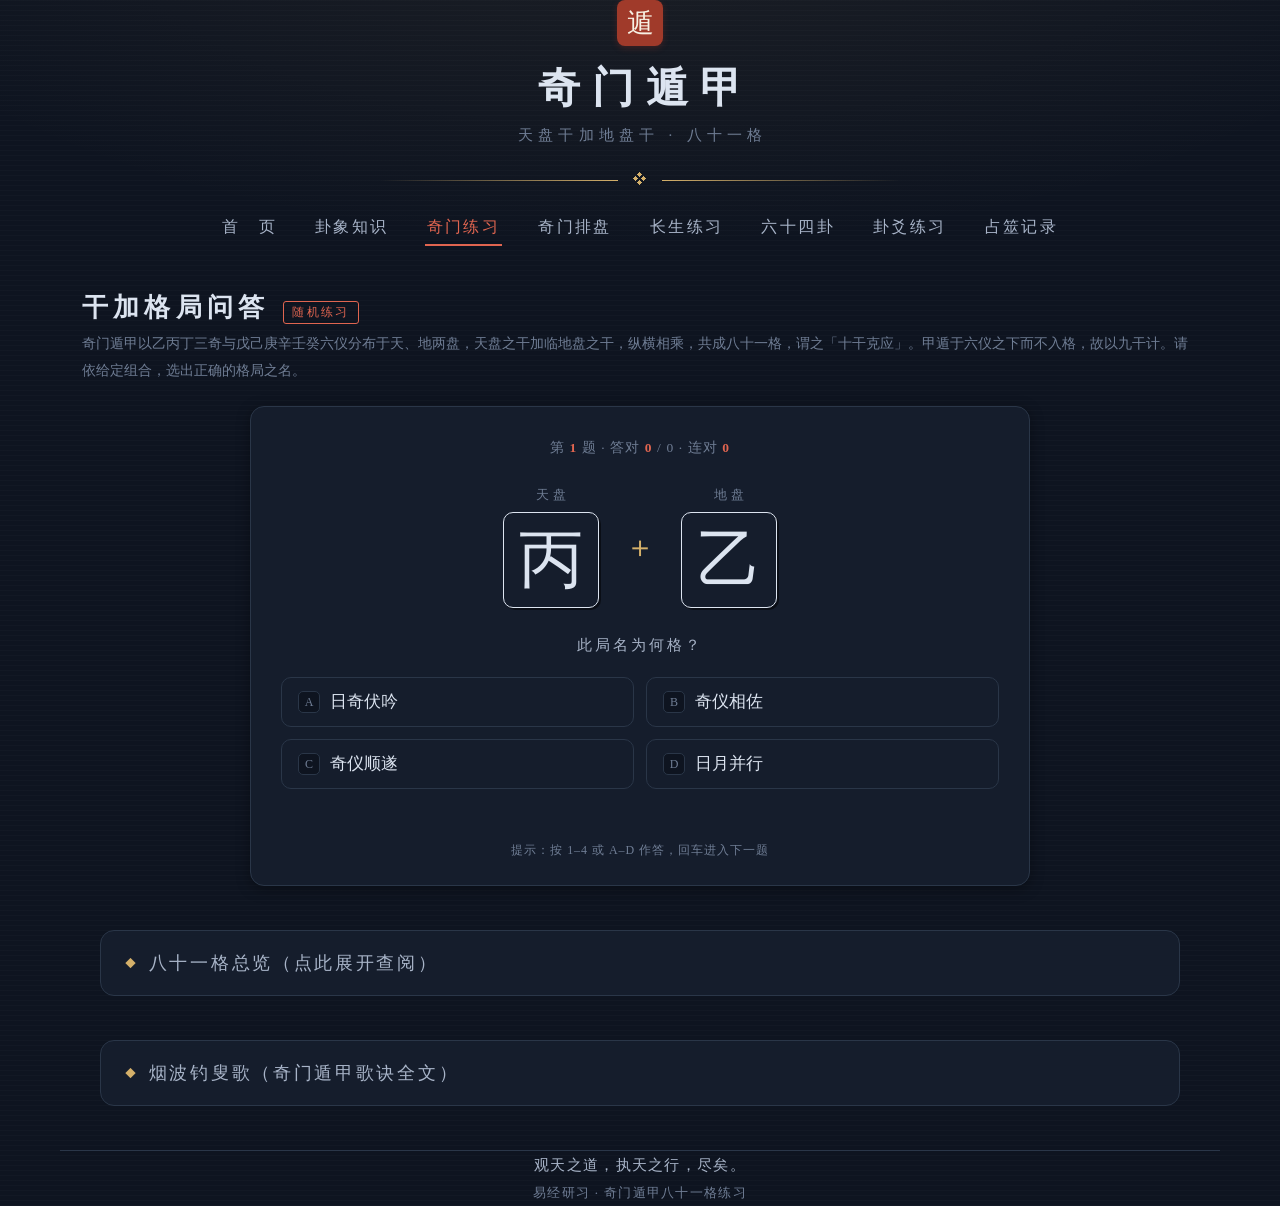
<file: static/qimen.html>
<!DOCTYPE html>
<html lang="zh-CN">
<head>
<meta charset="UTF-8" />
<meta name="viewport" content="width=device-width, initial-scale=1.0" />
<title>奇门练习 · 天盘干加地盘干八十一格</title>
<link rel="stylesheet" href="style.css" />
<style>
/* ===== 奇门练习页专属样式 ===== */
.quiz-q{display:flex;align-items:center;justify-content:center;gap:26px;margin:30px 0 8px;flex-wrap:wrap}
.stem-box{display:flex;flex-direction:column;align-items:center;gap:8px}
.stem-label{font-size:12.5px;color:var(--muted);letter-spacing:.3em;text-indent:.3em}
.stem{font-family:var(--kai);font-size:64px;line-height:1;width:96px;height:96px;display:flex;align-items:center;justify-content:center;background:var(--card);border:1.5px solid var(--ink);border-radius:10px;box-shadow:2px 2px 0 rgba(0,0,0,.5)}
.plus{font-size:30px;color:var(--gold);font-family:var(--kai)}
.q-suffix{width:100%;color:var(--ink-soft);font-size:15px;letter-spacing:.2em;margin-top:2px}

details.geju-all{max-width:1080px;margin:0 auto;background:var(--card);border:1px solid var(--line);border-radius:14px;padding:6px 24px}
details.geju-all summary{cursor:pointer;padding:14px 0;font-family:var(--kai);font-size:18px;letter-spacing:.15em;color:var(--ink-soft);list-style:none;display:flex;align-items:center;gap:10px}
details.geju-all summary::before{content:"◆";color:var(--gold);font-size:11px}
details.geju-all[open] summary{border-bottom:1px dashed var(--line);margin-bottom:14px}
.geju-cols{display:grid;grid-template-columns:repeat(auto-fill,minmax(118px,1fr));gap:14px;padding-bottom:18px}
.gcol h4{font-size:13px;color:var(--cinnabar);letter-spacing:.2em;border-bottom:1px solid var(--line);padding-bottom:6px;margin-bottom:8px}
.grow{display:flex;align-items:center;width:100%;background:none;border:none;font-family:inherit;font-size:12.5px;color:var(--ink-soft);line-height:1.9;text-align:left;padding:3px 2px;border-radius:5px;cursor:pointer;transition:.12s}
.grow b{display:inline-block;min-width:1.5em;margin-right:7px;color:var(--ink);font-weight:600}
.grow:hover{color:var(--cinnabar);background:rgba(224,101,80,.08)}
.grow:hover b{color:var(--cinnabar)}
.geju-tip{padding-bottom:14px;font-size:12px;color:var(--muted);letter-spacing:.06em}

/* ===== 烟波钓叟歌 ===== */
.song-yan{padding:4px 0 18px;font-family:var(--kai);font-size:15.5px;line-height:2.3;letter-spacing:.05em;color:var(--ink-soft);columns:2;column-gap:40px}
@media(max-width:720px){.song-yan{columns:1}}
.song-yan p{margin-bottom:10px;break-inside:avoid}
.song-yan p b{color:var(--gold);font-weight:600}

/* ===== 详情弹窗 ===== */
.modal-mask{position:fixed;inset:0;background:rgba(4,8,14,.65);display:flex;align-items:center;justify-content:center;padding:24px;z-index:50}
.modal-mask[hidden]{display:none}
.modal-card{position:relative;background:var(--card);border:1px solid var(--line);border-radius:14px;max-width:580px;width:100%;max-height:82vh;overflow:auto;padding:30px 34px 26px;box-shadow:0 12px 40px rgba(0,0,0,.5)}
.modal-close{position:absolute;top:12px;right:14px;width:30px;height:30px;background:none;border:none;font-size:17px;color:var(--muted);cursor:pointer;border-radius:6px;transition:.15s}
.modal-close:hover{color:var(--cinnabar);background:rgba(224,101,80,.08)}
.modal-head{display:flex;align-items:baseline;gap:12px;flex-wrap:wrap}
.m-combo{font-family:var(--kai);font-size:16px;color:var(--ink-soft)}
.m-name{font-family:var(--kai);font-size:27px;color:var(--cinnabar);letter-spacing:.08em}
.modal-body{margin-top:16px;border-top:1px dashed var(--line);padding-top:16px}
.m-desc{font-size:14.5px;color:var(--ink);line-height:2}
.modal-body h5{margin:16px 0 6px;font-family:var(--kai);font-size:16px;font-weight:600;letter-spacing:.25em;color:var(--ink-soft)}
.modal-body h5::before{content:"◆";font-size:10px;color:var(--gold);margin-right:8px;vertical-align:2px}
.m-detail{font-size:14px;color:var(--ink-soft);line-height:2.1;text-align:justify}
</style>
</head>
<body>

<header class="wrap">
  <div class="seal">遁</div>
  <h1>奇门遁甲</h1>
  <div class="sub">天盘干加地盘干 · 八十一格</div>
  <div class="divider">❖</div>
  <nav>
    <a href="index.html">首　页</a>
    <a href="basics.html">卦象知识</a>
    <a class="active" href="qimen.html">奇门练习</a>
    <a href="pan.html">奇门排盘</a>
    <a href="changsheng.html">长生练习</a>
    <a href="gua64.html">六十四卦</a>
    <a href="#">卦爻练习</a>
    <a href="#">占筮记录</a>
  </nav>
</header>

<main class="wrap">
  <section>
    <div class="sec-title"><h2>干加格局问答</h2><span class="tag">随机练习</span></div>
    <p class="sec-desc">奇门遁甲以乙丙丁三奇与戊己庚辛壬癸六仪分布于天、地两盘，天盘之干加临地盘之干，纵横相乘，共成八十一格，谓之「十干克应」。甲遁于六仪之下而不入格，故以九干计。请依给定组合，选出正确的格局之名。</p>

    <div class="card quiz-card">
      <div class="quiz-stats">第 <b id="q-num">1</b> 题 · 答对 <b id="q-right">0</b> / <span id="q-total">0</span> · 连对 <b id="q-streak">0</b></div>
      <div class="quiz-q">
        <div class="stem-box"><span class="stem-label">天盘</span><span class="stem" id="stem-t">乙</span></div>
        <div class="plus">＋</div>
        <div class="stem-box"><span class="stem-label">地盘</span><span class="stem" id="stem-d">丙</span></div>
        <div class="q-suffix">此局名为何格？</div>
      </div>
      <div class="quiz-opts" id="opts"></div>
      <div class="quiz-fb" id="fb"></div>
      <div class="quiz-actions"><button id="btn-next" class="btn-primary" hidden>下一题（回车）</button></div>
      <div class="quiz-tip">提示：按 1–4 或 A–D 作答，回车进入下一题</div>
    </div>
  </section>

  <section>
    <details class="geju-all" id="geju-all">
      <summary>八十一格总览（点此展开查阅）</summary>
      <div class="geju-cols" id="geju-cols"></div>
      <div class="geju-tip">※ 点击任一格，可查看该格原文与详解</div>
    </details>
  </section>

  <section>
    <details class="geju-all" id="song-all">
      <summary>烟波钓叟歌（奇门遁甲歌诀全文）</summary>
      <div class="song-yan">
        <p>阴阳逆顺妙难穷，二至还乡一九宫。<br>若能了达阴阳理，天地都来一掌中。</p>
        <p>轩辕黄帝战蚩尤，逐鹿经年战未休。<br>偶梦天神授符诀，登坛致祭谨虔修。</p>
        <p>神龙负图出洛水，彩凤衔书碧云里。<br>因命风后演成文，奇门遁甲从此始。</p>
        <p>一千八十当时制，太公删为七十二。<br>逮于汉代张子房，一十八局为精艺。</p>
        <p>先须掌中排九宫，纵横十五图其中。<br>次将八卦分八节，一气统三为正宗。</p>
        <p>阴阳二遁分顺逆，一气三元人莫测。<br>五日都来接一元，接气超神为准则。</p>
        <p>认取九宫为九星，八门又逐九宫行。<br>九宫逢甲为值符，八门值使自分明。</p>
        <p>符上之门为值使，十时一位堪凭据。<br>值符常遣加时干，值使逆顺遁宫去。</p>
        <p>六甲元号六仪名，三奇即是乙丙丁。<br>阳遁顺仪奇逆布，阴遁逆仪奇顺行。</p>
        <p>吉门偶尔合三奇，万事开三万事宜。<br>更合从旁加检点，余宫不可有微疵。</p>
        <p>三奇得使诚堪使，六甲遇之非小补。<br>乙逢犬马丙鼠猴，六丁玉女骑龙虎。</p>
        <p>又有三奇游六仪，号为玉女守门扉。<br>若作阴私和合事，请君但向此中推。</p>
        <p>天三门兮地四户，问君此法如何处？<br>太冲小吉与从魁，此是天门私出路。</p>
        <p>地户除危定与开，举事皆从此中去。<br>六合太阴太常君，三辰元是地私门。</p>
        <p>更得奇门相照辉，出门百事总欣欣。<br>太冲天马最为贵，猝然有难宜逃避。</p>
        <p>但当乘驭天马行，剑戟如山不足畏。<br>三为生气五为死，胜在三兮衰在五。</p>
        <p>能识游三避五时，造化真机须记取。<br>就中伏吟为最凶，天蓬加着地天蓬。</p>
        <p>天蓬若到天英上，须知即是反吟宫。<br>八门反伏皆如此，生在生兮死在死。</p>
        <p>就是凶宿得奇门，万事皆凶不堪使。<br>六仪击刑何太凶，甲子值符愁向东。</p>
        <p>戌刑在未申刑虎，寅巳辰辰午刑午。<br>三奇入墓宜细推，甲日那堪入坤宫。</p>
        <p>丙奇属火火墓戌，此时诸事不宜为。<br>更兼乙奇来临六，月奇临六亦同时。</p>
        <p>又有时干入墓宫，课中时下忌相逢。<br>戊戌壬辰与壬癸，癸未丁丑亦同凶。</p>
        <p>五不遇时龙不精，号为日月损光明。<br>时干来克日干上，甲日须知时忌庚。</p>
        <p>奇与门兮共太阴，三般难得共加临。<br>若还得二亦为吉，举措行藏必遂心。</p>
        <p>更得值符值使利，兵家用事最为贵。<br>常从此地击其冲，百战百胜君须记。</p>
        <p>天乙之神所在宫，大将宜居击对冲。<br>假令值符居离位，天英坐取击天蓬。</p>
        <p>甲乙丙丁戊阳时，神人天上报君知。<br>坐击须凭天上奇，阴时地下亦如此。</p>
        <p>若见三奇在五阳，偏宜为客是高强。<br>忽然逢着五阴位，又宜为主好裁详。</p>
        <p>值符前三六合位，太阴之神在前二。<br>后一宫中为九天，后二之神为九地。</p>
        <p>九天之上好扬兵，九地潜藏可立营。<br>伏兵但向太阴位，若逢六合利逃形。</p>
        <p>天地人分三遁名，天遁月精华盖临。<br>地遁日精紫云蔽，人遁当知是太阴。</p>
        <p>生门六丙合六丁，此为天遁自分明。<br>开门乙奇临己位，此为地遁自然临。</p>
        <p>休门六丁共太阴，欲求人遁在此中。<br>要知三遁何所宜，藏形遁迹斯为美。</p>
        <p>庚为太白丙为荧，庚丙相加谁会得？<br>六庚加丙白入荧，六丙加庚荧入白。</p>
        <p>白入荧兮贼即来，荧入白兮贼即去。<br>丙为悖兮庚为格，格则不通悖乱逆。</p>
        <p>丙加天乙为伏逆，天乙加丙为飞悖。<br>庚加日干为伏干，日干加庚飞干格。</p>
        <p>加一宫兮战于野，同一宫兮战于国。<br>庚加值符天乙伏，值符加庚天乙飞。</p>
        <p>庚加癸兮为大格，加己为刑最不宜。<br>加壬之时为上格，又嫌年月日时逢。</p>
        <p>更有一般奇格者，六庚谨勿加三奇。<br>此时若也行兵去，匹马只轮无返期。</p>
        <p>六癸加丁蛇妖矫，六丁加癸雀投江。<br>六乙加辛龙逃走，六辛加乙虎猖狂。</p>
        <p>请观四者是凶神，百事逢之莫措手。<br>丙加甲兮鸟跌穴，甲加丙兮龙反首。</p>
        <p>只此二者是吉神，为事如意十八九。<br>八门若遇开休生，诸事逢之皆趁情。</p>
        <p>伤宜捕猎终须获，杜好邀遮及隐形。<br>景上投书并破阵，惊能擒贼有声名。</p>
        <p>若问死门何所主，只宜吊死与行刑。<br>蓬任冲辅禽阳星，英芮柱心阴宿名。</p>
        <p>辅禽心星为上吉，冲任小吉未全亨。<br>大凶蓬芮不堪使，小凶英柱不精明。</p>
        <p>小凶无气变为吉，大凶无气却平平。<br>吉宿更能乘旺相，万举万全功必成。</p>
        <p>若遇休囚并废没，劝君不必走前程。<br>要识九星配五行，需求八卦考羲经。</p>
        <p>坎蓬水星离英火，中宫坤艮土为营。<br>乾兑为金震巽木，旺相休囚看重轻。</p>
        <p>与我同行即为我，我生之月诚为旺。<br>废于父母休于财，囚于鬼兮真不妄。</p>
        <p>假令水宿号天蓬，相在初冬与仲冬。<br>旺于正二休四五，其余仿此身研穷。</p>
        <p>急从神兮缓从门，三五反覆天道亨。<br>十干加伏若加错，入库休囚吉事危。</p>
        <p>斗精为使用为贵，起宫天乙用无遗。<br>天目为客地耳主，六甲推合无差理。</p>
        <p>劝君莫失此玄机，洞彻九星扶明主。<br>宫制其门则不迫，门制其宫是迫雄。</p>
        <p>天网四张无走路，一二网低有路踪。<br>三至四宫难迴避，八九高强任西东。</p>
        <p>节气推移时候定，阴阳顺逆要精通。<br>三元积数成六纪，天地未成有一理。</p>
        <p>请观歌里真妙诀，非是真贤莫相与。</p>
      </div>
    </details>
  </section>
</main>

<footer class="wrap">
  <div class="m">观天之道，执天之行，尽矣。</div>
  <div>易经研习 · 奇门遁甲八十一格练习</div>
</footer>

<!-- 格局详情弹窗 -->
<div class="modal-mask" id="modal" hidden>
  <div class="modal-card" role="dialog" aria-modal="true">
    <button class="modal-close" id="modal-close" title="关闭">✕</button>
    <div class="modal-head" id="modal-head"></div>
    <div class="modal-body" id="modal-body"></div>
  </div>
</div>

<script>
/* ===== 数据：t=天盘干，d=地盘干，name=格局名，desc=克应原文，detail=详解 ===== */
const STEMS = ['乙','丙','丁','戊','己','庚','辛','壬','癸'];
const GEJU = [
  /* 天盘乙 */
  {t:'乙',d:'乙',name:'日奇伏吟',desc:'不宜见上级领导、贵人。求名求利及进取事不可求，只宜安分守己。',
   detail:'乙为日奇、阴木。两乙重叠、上下同气，象征人事重复、原地徘徊，故为伏吟之象。伏吟主静不宜动：求见贵人、谋求进取皆难成，唯安分守己、静待时机为上；测事多为旧事重提、老问题反复出现。'},
  {t:'乙',d:'丙',name:'奇仪顺遂',desc:'吉星加官进职，凶星夫妻反目离别。',
   detail:'乙为日奇、丙为月奇，日月交辉，又乙木生丙火，上下相生，故名奇仪顺遂。主诸事顺遂、事半功倍：逢吉星主加官进职、贵人提携；若值凶星，则应在夫妻男女之事上，主反目离别——乙木为妻室，火炎则木焦。'},
  {t:'乙',d:'丁',name:'奇仪相佐',desc:'最利文书，考试，百事可为。',
   detail:'乙丁同为三奇，乙木生丁火，如日生星光，相互佐助。丁主文书、信息、文章，故最利考试、求职文书、签订合同之事，谋望多成，百事可为。'},
  {t:'乙',d:'戊',name:'阴害阳门',desc:'利于阴人阴事，不利于阳人阳事，门吉尚可谋为，门凶门迫则破财伤人。',
   detail:'乙为阴木，戊为阳土，阴干乘阳干之上而克之，故曰阴害阳门，主暗中作梗、明松暗紧之局。占事利于阴人阴事（女子、暗中之谋、私密之事），不利公开进取；若门吉尚可谋为，门凶门迫则主破财伤人，须防背后暗算。'},
  {t:'乙',d:'己',name:'日奇入墓',desc:'被土暗昧、门凶事必凶。',
   detail:'己为卑湿暗昧之土，乙木入之如日入昏雾，光华被掩，故名日奇入墓。主才智受蒙蔽、有志难伸，事多暗昧不明；若值凶门，事必凶险，宜静守不宜强争。'},
  {t:'乙',d:'庚',name:'日奇被刑',desc:'为争讼财产，夫妻怀有私意。',
   detail:'庚为太白刑杀之金，乙庚相合，日奇被合绊牵制，如人受刑束缚。主因财产而起争讼，夫妻之间各怀私意、同床异梦；谋事宜明察财产、文书之纠纷。'},
  {t:'乙',d:'辛',name:'青龙逃走',desc:'人亡财破，奴仆拐带，六畜皆伤，测婚姻为女逃男。',
   detail:'辛为白虎之金，克乙木，青龙受制而遁逃，故名。主破财伤身、奴仆下属拐带财物而逃、六畜有损；测婚姻则女逃男，感情难留。此为有名之凶格，不宜进取。'},
  {t:'乙',d:'壬',name:'日奇入天罗',desc:'尊婢悖乱，官讼是非，有人谋害之事。',
   detail:'壬为天罗荡漾之水，乙木入水漂荡无根，如陷罗网。主尊卑失序、婢仆欺主，官讼是非缠身，更防有人暗中谋害；行事宜谨慎低调。'},
  {t:'乙',d:'癸',name:'日奇入地网',desc:'宜退不宜进，隐匿藏形，躲灾避难为吉。',
   detail:'癸为地网，日奇入网，进退皆受牵制。此局宜退不宜进：隐匿藏形、躲灾避难则吉，强进必遭罗网之困；测出行、谋事以止为佳。'},
  /* 天盘丙 */
  {t:'丙',d:'乙',name:'日月并行',desc:'公谋私为皆为吉。',
   detail:'丙为月奇、乙为日奇，日月并行于天，木火相生，光明交映。主吉：公门谋事、私下行事皆顺遂，贵人相助，谋望有成。'},
  {t:'丙',d:'丙',name:'月奇悖师',desc:'文书逼迫，破耗遗失。主单据、票证、不明遗失。',
   detail:'两丙重叠，火气炎盛而成悖乱，故名月奇悖师。悖者，违乱也。主文书逼迫、反复修改，单据、票证、财物不明遗失；火多则燥，行事宜防急躁出错。'},
  {t:'丙',d:'丁',name:'星奇朱雀',desc:'贵人文书吉利，常人平静安乐，得三吉门为天遁。',
   detail:'丙丁皆火，月奇与星奇比肩相助，朱雀主文书音信。主吉：贵人得文书之喜，常人平静安乐；若配合开、休、生三吉门，则为「天遁」吉格，百事亨通。'},
  {t:'丙',d:'戊',name:'飞鸟跌穴',desc:'事业可为，可谋大事。',
   detail:'丙为飞鸟（朱雀之象），落临戊土之上，如飞鸟跌入巢穴，得其所哉。此为大吉之格：动作大吉，可谋大事，求名求利、出行动作皆宜，谋望十有九成。'},
  {t:'丙',d:'己',name:'火悖入刑',desc:'囚人刑杖，文书不行，吉门尚吉、凶门转凶。',
   detail:'己为勾陈之土，晦丙火之光，火入刑地。主囚人受刑杖、文书停滞不行；若门吉尚可维持，门凶则吉事转凶，宜防牵连纠缠之事。'},
  {t:'丙',d:'庚',name:'荧入太白',desc:'贼必去。门户破败，盗贼耗失，事业亦凶。',
   detail:'丙为荧惑（火星），庚为太白（金星），荧惑入太白，火克金，兵戈之象。古云「贼必去」：盗贼将去而扰害之门已开。主门户破败、盗贼耗失，事业亦凶，须防失窃与争斗。'},
  {t:'丙',d:'辛',name:'日月相会',desc:'谋事成就，病人不凶。',
   detail:'丙辛相合，如日月相会于天，光华相映而不相害。主吉：谋事成就，合作有成，病人亦不为凶；宜携手共事、缔结盟约。'},
  {t:'丙',d:'壬',name:'火入天罗',desc:'为客不利、是非颇多。',
   detail:'壬为天罗之水，丙火入水，光明受制。主为客不利——主动出击、外出谋事者受损，是非口舌颇多；宜守常不出，静观其变。'},
  {t:'丙',d:'癸',name:'月奇地网',desc:'阴人害事，灾祸频生，凡事暗昧不明。',
   detail:'癸为地网，月奇入网，明入于暗。主阴人（女性、暗中势力）害事，灾祸频生，凡事暗昧不明、事多牵扯；宜明哲保身，勿涉暗事。'},
  /* 天盘丁 */
  {t:'丁',d:'乙',name:'人遁吉格',desc:'贵人加官进爵，常人婚姻财产财帛有喜。',
   detail:'丁为星奇玉女，得乙木相生，如星光得扶，人得自助，故名人遁。主吉：贵人加官进爵，常人婚姻团圆、财产兴旺，百事有喜。'},
  {t:'丁',d:'丙',name:'星随月转',desc:'贵人越级高升，常人乐极生悲。',
   detail:'丁为星、丙为月，星随月转，火势借势而旺。主变动中的荣升：贵人可越级高升、一跃而起；常人则防乐极生悲——势盛之时最忌得意忘形。'},
  {t:'丁',d:'丁',name:'星奇入太阴',desc:'文书证件即至，喜事从心，万事如意。',
   detail:'两丁比和，星奇得位入太阴之乡，光华内敛而发。主文书证件即至、喜事从心、万事如意，尤其利文书、证照、消息之应。'},
  {t:'丁',d:'戊',name:'青龙转光',desc:'官人升迁，常人威昌。',
   detail:'戊为青龙，得丁火相生照亮，如青龙转放光明。主吉：官人升迁、常人威势昌盛，谋事借光而起；利见贵人、求名显达。'},
  {t:'丁',d:'己',name:'火入勾陈',desc:'奸私仇怨，事因女人。',
   detail:'己为勾陈，主田土纠缠、牵连勾留，丁火入之不明。主奸私仇怨之事，且多因女人而起；测事防情感纠葛、暗昧牵连。'},
  {t:'丁',d:'庚',name:'星奇受阻',desc:'文书阻隔，行人必归。',
   detail:'丁火克庚金，文书之神遇刑杀之金，受阻之象。主文书阻隔、音信迟滞；然庚主道路行人，阻隔既久反而行人必归——坏事之中自有转机。'},
  {t:'丁',d:'辛',name:'朱雀入狱',desc:'罪人失囚，官人失位。',
   detail:'辛为天狱、罪人之金，丁为朱雀文书，入狱则文字受制。主罪人失囚、官人失位，测文书、考试、官职之事不利，防因文书词讼而惹祸。'},
  {t:'丁',d:'壬',name:'奇仪相合',desc:'贵人恩诏，诉狱公平。',
   detail:'丁壬相合，阴阳相配，如恩诏下达。主贵人恩宠有加、狱讼得公平之判；合作、婚恋之事亦相合有成。'},
  {t:'丁',d:'癸',name:'朱雀投江',desc:'文书口舌是非，经官动府、词诉不利，音信沉溺不到。',
   detail:'癸为玄武之水，丁火入水如朱雀投江，光息声沉。主文书口舌是非、经官动府而词诉不利，音信沉溺不到；测消息则石沉大海，宜退避是非。'},
  /* 天盘戊 */
  {t:'戊',d:'乙',name:'青龙合会',desc:'门吉事吉，门凶事也凶。',
   detail:'戊为青龙，得乙奇相会（甲乙同气），青龙得助。主吉凶随门而定：门吉则事吉、合作有成，门凶则事凶、相助无力——此格本身为会合之象，成与不成看吉门生扶。'},
  {t:'戊',d:'丙',name:'青龙返首',desc:'动作大吉，但若逢门迫、入墓、击刑，则吉事成凶。',
   detail:'戊为青龙，丙火生之，青龙回头返首，如倦鸟归巢、贵人回头相助。此为奇门最吉之格之一：动作大吉，谋事可成；唯逢门迫、入墓、击刑时，吉事反成凶，须查全局。'},
  {t:'戊',d:'丁',name:'青龙耀明',desc:'宜见上级领导,贵人，求功名，为事吉利，若值墓迫，招惹是非。',
   detail:'丁火照亮青龙，故名耀明。主吉：宜见上级领导、贵人，求功名、谋升迁大吉；若值墓迫，则光明被掩，反招惹是非，得意时仍须谨慎。'},
  {t:'戊',d:'戊',name:'伏吟',desc:'凡事不利，道路闭塞，以守为好。',
   detail:'两戊重叠，青龙困于原地，上下无变，故为伏吟。凡事不利，道路闭塞，行动受阻；以守为好，静待时机，妄动徒劳无功。'},
  {t:'戊',d:'己',name:'贵人入狱',desc:'公私皆不利。',
   detail:'己为暗昧牢狱之土，青龙戊土入之，如贵人落难入狱。主公私皆不利：贵事难成，权势受困，谋望多阻；宜守份待时。'},
  {t:'戊',d:'庚',name:'值符飞宫',desc:'吉事不吉，凶事更凶，求财没利益，测病也主凶。同时，甲庚相冲，飞宫也主换地方。',
   detail:'值符遁于戊下，庚金冲克甲木（甲庚相冲），值符被迫飞离本宫，故名值符飞宫。主吉事不吉、凶事更凶，求财无益、测病主凶；又主换地方、换环境——此地不宜久留，另寻出路反有转机。'},
  {t:'戊',d:'辛',name:'青龙折足',desc:'吉门有生助，尚能谋事; 若逢凶门，主招灾，失财或有足疾、折伤。',
   detail:'戊为青龙，辛金乘之泄其气，如龙折足，行动失利。若吉门有生助，尚能谋事；逢凶门则主招灾、失财，或有足疾、折伤之应，出行尤须小心。'},
  {t:'戊',d:'壬',name:'青龙入天牢',desc:'凡阴阳事皆不吉利。',
   detail:'壬为天牢之水，青龙入牢，英雄落网。凡阴阳事皆不吉利：求谋受阻、权柄受制，宜安分守常，勿妄求进取。'},
  {t:'戊',d:'癸',name:'青龙华盖',desc:'又戊癸相合，故逢吉门为吉，可招福临门; 逢凶门，事多不利，为凶。',
   detail:'戊癸相合，如青龙得华盖庇佑。逢吉门为吉，可招福临门、贵人荫庇；逢凶门则事多不利，合中藏变，吉凶须看门与星的配合。'},
  /* 天盘己 */
  {t:'己',d:'乙',name:'墓神不明',desc:'戌为乙木之墓，已又为地户故名墓神不明，地户逢星，宜遁迹隐形为利。',
   detail:'己为地户暗土，乙木入之为墓，墓神昏昧难辨。此格宜遁迹隐形、藏身守拙为利；测事则前程昏暗不明，宜暂避锋芒，不宜张扬进取。'},
  {t:'己',d:'丙',name:'火悖地户',desc:'男人冤冤相害，女人必至淫污。',
   detail:'丙火入己土，光明入于暗户，火气悖乱。主男女之害：男人冤冤相害、纠缠不休，女人则防淫污之嫌、名节受损；测感情、隐私之事尤凶。'},
  {t:'己',d:'丁',name:'朱雀入狱',desc:'文书词讼，先曲后直。',
   detail:'丁为朱雀文书，入己土牢狱，文书受困。主文书词讼之事，先曲后直——起初受冤受阻，最终得以昭雪；过程周折，宜耐心应对。'},
  {t:'己',d:'戊',name:'犬遇青龙',desc:'门吉为谋望遂意，上人见喜。若门凶，枉费心机。',
   detail:'己为卑土如犬，戊为青龙之尊，卑遇尊而相得。门吉则谋望遂意、上人（上司长辈）见喜，得提携之机；门凶则枉费心机，攀附无门。'},
  {t:'己',d:'己',name:'地户逢鬼',desc:'病者发凶或必死，百事不遂暂不谋为，谋为则凶。',
   detail:'两己阴土重叠于地户，阴气沉沉，如地户逢鬼。主病者发凶甚至有死险，百事不遂；暂不宜谋为，强行谋为则凶，宜静养回避。'},
  {t:'己',d:'庚',name:'刑格返名',desc:'词讼先动者不利，如临凶星，则有谋害之情。',
   detail:'庚为刑杀之金，加于己土之上，金得土生而刑气更厉，故名刑格返名。主词讼之事，先动者不利——先告状者反受其害；若临凶星，更有被人谋害之嫌。'},
  {t:'己',d:'辛',name:'游魂入墓',desc:'易招阴邪鬼魅作祟。',
   detail:'辛为白虎游魂之金，入己土之墓，阴气归穴。主易招阴邪鬼魅作祟，测病多为邪病、梦魇缠身；宜静养正气，避开阴地。'},
  {t:'己',d:'壬',name:'地网高张',desc:'狡童佚女，奸情伤杀，凡事不吉，谋为不利。',
   detail:'壬水荡于己土之上，如地网高张，插翅难逃。主狡童佚女、奸情伤杀之应，凡事不吉、谋为不利；测官司、私情之事最凶，宜谨言慎行。'},
  {t:'己',d:'癸',name:'地刑玄武',desc:'男女疾病垂危，有四狱词讼之灾。',
   detail:'癸为玄武，主盗贼暗昧，己癸相刑于地户。主男女疾病垂危，有牢狱词讼之灾；防暗算、失窃与阴私之祸。'},
  /* 天盘庚 */
  {t:'庚',d:'乙',name:'太白逢星',desc:'退吉进凶，谋为不利。',
   detail:'庚为太白之金，克乙木，然乙庚相合，刑中有合。主退吉进凶：退守则两不相伤，强进则惹动刑杀；谋为不利，凡事以让为高。'},
  {t:'庚',d:'丙',name:'太白入荧',desc:'贼必来，为客进利，为主破财。',
   detail:'庚为太白，丙为荧惑，金入火乡而贼势张，古云「贼必来」。主盗贼来临、小人侵扰：为客（主动出击方）进利，为主（被动防守方）破财；宜先发制人，不宜坐等。'},
  {t:'庚',d:'丁',name:'亭亭之格',desc:'因私匿或男女关系起官司是非门吉有救; 门凶，事必凶。',
   detail:'庚金加丁火，金火相战于隐微之间，故名亭亭之格。主因私匿之事或男女关系而起官司是非；门吉有救，门凶则事必凶。防桃色纠纷牵连公事。'},
  {t:'庚',d:'戊',name:'天乙伏宫',desc:'百事不可谋，大凶。此地不如他地，此人不如他人。',
   detail:'庚金加于戊土青龙之上，天乙之贵受伏于宫中，彼此相制不容。大凶之格：百事不可谋，求名求财皆无望；此地不如他地、此人不如他人——宜果断更换环境与协作之人。'},
  {t:'庚',d:'己',name:'官府刑格',desc:'主有官司口舌，因官讼被判刑住牢狱更凶，百事不利。',
   detail:'庚金入己土牢狱之乡，刑格已成。主有官司口舌，因官讼而被判刑入狱者更凶，百事不利；凡事守法循规，勿触法网。'},
  {t:'庚',d:'庚',name:'太白同宫',desc:'又名战格，官灾横祸。兄弟或同辈朋友相冲撞，不利为事。',
   detail:'两庚金重叠，白虎相聚，又名战格。主官灾横祸，兄弟或同辈朋友相冲撞、竞争激烈；不宜合伙共事，两虎相争必有一伤，凡事以和为贵。'},
  {t:'庚',d:'辛',name:'白虎干格',desc:'不宜远行，远行车折马伤，求财更为大凶。',
   detail:'庚辛皆金，白虎干格，肃杀之气极盛。不宜远行：远行车折马伤，途中多险；求财更为大凶；测病主筋骨伤损。'},
  {t:'庚',d:'壬',name:'移荡格',desc:'上格又名小格。金化水流，主远行迷失道路，男女音信难通。',
   detail:'庚金化于壬水，金白水清而流荡不定，又名小格。主远行迷失道路、男女音信难通；人事多迁转流动，居所、职业易变，谋事难安于一。'},
  {t:'庚',d:'癸',name:'大格',desc:'故多主车祸，行人不至，官司不止，生育母子具伤。',
   detail:'庚金落于癸水，格阻不通，为大格。主车祸之应、行人不至、官司不止；测生育则母子俱伤。此格诸事皆凶，出行、诉讼、生产尤须大忌。'},
  /* 天盘辛 */
  {t:'辛',d:'乙',name:'白虎猖狂',desc:'家败人亡，出行有惊忍，远行多灾殃，尊长不喜，车船俱伤。',
   detail:'辛为白虎之金，克乙木，虎入林而猖狂。主家败人亡之险、出行有惊恐，远行多灾殃，尊长不喜，车船俱伤；测婚姻女逃男，凡事不宜妄动。'},
  {t:'辛',d:'丙',name:'干合悖师',desc:'荧惑出现，占雨无，占晴旱，占事必因"财"致讼。',
   detail:'丙辛相合，本为吉合，然荧惑（丙火）在侧生悖，合处逢悖，故名干合悖师。占天时：占雨无雨、占晴反旱；占人事：必因「财」致讼——合作生财反成争讼之源，钱财往来须先明账目。'},
  {t:'辛',d:'丁',name:'狱神得奇',desc:'经商求财获利倍增，四人逢天赦释免。',
   detail:'辛为狱神，丁为星奇，狱神得奇星相照，囚中有救。主经商求财获利倍增，囚人逢天赦而释免；困顿之中忽得生机，利经营、利脱困。'},
  {t:'辛',d:'戊',name:'困龙被伤',desc:'主官司破财，屈抑守分尚可，妄动则带来祸殃。',
   detail:'戊为青龙，辛金乘土泄其气，龙困而受伤。主官司破财；屈抑守分尚可保全，妄动则带来祸殃——逆境中忍耐为上，强争必损。'},
  {t:'辛',d:'己',name:'入狱自刑',desc:' 辛为罪人，成为午火之墓，故为入狱自刑，主奴仆背主，有苦诉讼难伸。',
   detail:'辛为罪人，入己土牢狱，如囚自陷囹圄，故为入狱自刑。主奴仆背主、下属背叛，有苦难言、诉讼难伸；凡事反躬自省，勿怨天尤人。'},
  {t:'辛',d:'庚',name:'白虎出力',desc:' 刀刃相交，主客相残逊让退步则安，强进血溅衣衫。',
   detail:'庚辛两金相交，如白虎出力、刀刃相交，主客相残之象。逊让退步则安然无事，强进则血溅衣衫；争执宜和解，斗殴必两伤。'},
  {t:'辛',d:'辛',name:'伏吟天庭',desc:'公废私就，讼狱自罗罪名。',
   detail:'两辛重叠于天庭，罪人聚于公门。主公废私就——公务荒废而营私，讼狱自罗罪名；防因私废公、自招官非，宜清廉自守。'},
  {t:'辛',d:'壬',name:'凶蛇入狱',desc:'因为王为凶蛇，辛为牢狱，故名。两男争女，一货售两家、讼狱不息，先动失理，利主不利客。',
   detail:'壬为凶蛇，辛为牢狱，蛇入狱中纠缠不休。主两男争女、一货售两家之事，讼狱不息；先动者失理，利主不利客——宜守，勿抢先争执。'},
  {t:'辛',d:'癸',name:'天牢华盖',desc:'日月失明，误入天网，动止乖张。',
   detail:'辛为天牢，癸为华盖天网，牢网相加。主日月失明、误入天网，动止乖张、进退失据；测事昏晦不明，宜谨慎自守，防误入歧途。'},
  /* 天盘壬 */
  {t:'壬',d:'乙',name:'小蛇得势',desc:'女人柔顺，男人通达，测孕育生子、禄马光华。',
   detail:'壬为腾蛇之水，得乙木泄秀相生，如小蛇得势而灵动。主女人柔顺、男人通达，测孕育主生子，禄马光华；又主善于配合他人、借势而起，利合作。'},
  {t:'壬',d:'丙',name:'水蛇入火',desc:'因为壬丙相冲克，故三官灾刑禁，络绎不绝，主两败俱伤，为客不利。',
   detail:'壬丙相冲克，水蛇入火乡，水火交战、两败俱伤。主官灾刑禁络绎不绝，为客不利——主动挑起事端者反受其害；宜避争斗，勿轻易出头。'},
  {t:'壬',d:'丁',name:'干合蛇刑',desc:'文书牵连，贵人匆匆，男吉女凶。',
   detail:'丁壬相合，然壬水蛇性缠绕，合中带刑。主文书牵连、贵人匆匆而过不得力；男吉女凶——男性尚可周旋，女性则防纠缠之害。'},
  {t:'壬',d:'戊',name:'小蛇化龙',desc:'男人发达，女产婴童，做事要防耗散。',
   detail:'壬水得戊土承载，如小蛇化龙、平步青云。主男人发达、女产婴童，喜事临门；唯做事须防耗散——兴盛之时防破耗，聚财宜守。'},
  {t:'壬',d:'己',name:'反吟蛇刑',desc:'主官司败诉，大祸将至，顺守为吉，妄动必凶。',
   detail:'己土克壬水，上下相冲为反吟，蛇受刑而躁动。主官司败诉、大祸将至；顺守为吉，妄动必凶——此局以静制动、以退为进为上策。'},
  {t:'壬',d:'庚',name:'太白擒蛇',desc:'因庚为太白，壬为蛇，主刑狱公平，立判邪正。',
   detail:'庚为太白金星，壬为蛇，金水相生，如太白擒蛇归正，邪正立判。主刑狱公平，官司得直；测事是非分明、贵人明断，利伸冤辩白。'},
  {t:'壬',d:'辛',name:'腾蛇相缠',desc:'纵得吉门，亦不安。如有谋望，被人欺瞒。',
   detail:'辛金乘壬水，蛇缠金链，纠缠不清。纵得吉门亦不安宁，如有谋望，必被人欺瞒；防口是心非之徒，勿轻信许诺。'},
  {t:'壬',d:'壬',name:'天狱自刑或蛇入地罗',desc:'壬为天罗又名天狱，辰辰自刑，故名。',
   detail:'壬为天罗天狱，两壬重叠如辰辰自刑，自设罗网自缠身，又名蛇入地罗。主自我纠结、进退皆疑，祸由己出而非天降；宜放下执念，勿钻牛角尖。'},
  {t:'壬',d:'癸',name:'幼女奸淫',desc:'主有家丑外扬之事发生;门吉星凶，反福为祸。',
   detail:'壬癸皆阴水，私昧之象交并，如幼女失防。主有家丑外扬之事发生；门吉星凶，反福为祸——外表平顺而内藏隐忧，家门之内宜勤加管束、谨防阴私。'},
  /* 天盘癸 */
  {t:'癸',d:'乙',name:'华盖逢星',desc:'贵人禄位，常人平安。',
   detail:'癸为华盖之水，得乙木相生泄秀，如华盖逢吉星。主贵人得禄位、常人保平安；才华内蕴而得展现之机，利文艺、宗教、清贵之事。'},
  {t:'癸',d:'丙',name:'华盖悖师',desc:'贵贱逢之皆不利，唯上人见喜。',
   detail:'癸水克丙火，华盖遮月，光明被掩。主贵贱逢之皆不利，唯上人（上司、长辈）见喜——居高者得荫护，居下者受压制；宜顺上而不争。'},
  {t:'癸',d:'丁',name:'腾蛇天矫',desc:'文书官司，火焚也逃不掉，虚惊不宁。',
   detail:'癸水克丁火，蛇缠星火、夭矫挣扎，文书之光将熄。主文书官司、火焚之灾难逃，虚惊不宁；防文件失误、火灾虚惊，宜早作检点。'},
  {t:'癸',d:'戊',name:'天乙合会',desc:'吉门宜求财，婚姻喜美，吉人赞助成合。若门凶迫制，反祸官非。',
   detail:'戊癸相合，天乙贵人和合相会。吉门宜求财、婚姻喜美、吉人赞助成合；若门凶迫制，反祸官非——合之吉凶，全系于门，成局先察吉凶门。'},
  {t:'癸',d:'己',name:'华盖地户',desc:'男女测之，音信皆阻，躲灾避难方为吉。',
   detail:'癸华盖加己地户，天网地网皆暗。主男女测之音信皆阻，消息不通、谋望难达；躲灾避难方为吉，宜藏不宜露。'},
  {t:'癸',d:'庚',name:'太白入网',desc:'主以暴力争讼，自罹(li 二声)罪责。由于寅申相冲相刑，所以凡事无成，吉事也易成空。',
   detail:'庚金入癸水之网，金沉水底，太白失势。主以暴力争讼、自罹罪责；因寅申相冲相刑，凡事无成，吉事也易成空——强硬对抗反遭其祸，宜以柔化解。'},
  {t:'癸',d:'辛',name:'网盖天牢',desc:'主官司败诉，死罪难兆。测病，亦大凶。',
   detail:'癸为天网，辛为天牢，网盖牢上，双重禁锢。主官司败诉、死罪难逃，测病亦大凶；此为诸格中大凶者，凡事宜退让求和，勿以身试法。'},
  {t:'癸',d:'壬',name:'复见腾蛇',desc:'癸水、壬水均为水蛇，主嫁娶重婚，后嫁无子，不保年华。',
   detail:'癸壬皆水蛇，前后复见，蛇影重重。主嫁娶重婚、后嫁无子、不保年华；感情之事反复纠缠、旧事重演，宜断则断，勿泥足深陷。'},
  {t:'癸',d:'癸',name:'天网四张',desc:'主行人失伴，病讼皆伤。天网四张不可谋事，只宜退避。如果强行谋事，不仅无成，还会带来凶灾。',
   detail:'两癸重叠，天网四张，罗网弥漫。主行人失伴、病讼皆伤；天网四张不可谋事，只宜退避——强行谋事不仅无成，还会带来凶灾。古人云可「结网而退」，向低处、暗处暂避为上。'},
];

/* ===== 练习逻辑 ===== */
const optsEl = document.getElementById('opts');
const fbEl   = document.getElementById('fb');
const btnNext = document.getElementById('btn-next');
let current = null, locked = false, qn = 0, answered = 0, right = 0, streak = 0;

const shuffle = a => {
  for (let i = a.length - 1; i > 0; i--) {
    const j = Math.floor(Math.random() * (i + 1));
    [a[i], a[j]] = [a[j], a[i]];
  }
  return a;
};

function updateStats(){
  document.getElementById('q-right').textContent = right;
  document.getElementById('q-total').textContent = answered;
  document.getElementById('q-streak').textContent = streak;
}

function newQuestion(){
  qn++;
  locked = false;
  fbEl.className = 'quiz-fb';
  fbEl.innerHTML = '';
  btnNext.hidden = true;
  document.getElementById('q-num').textContent = qn;

  current = GEJU[Math.floor(Math.random() * GEJU.length)];
  document.getElementById('stem-t').textContent = current.t;
  document.getElementById('stem-d').textContent = current.d;

  /* 干扰项：从其余格局名中取 3 个不重复的 */
  const pool = [...new Set(GEJU.map(g => g.name))].filter(n => n !== current.name);
  const options = shuffle([current.name, ...pool.slice(0, 3)]);
  optsEl.innerHTML = options.map((n, i) =>
    `<button class="opt" data-i="${i}" data-name="${n}"><span class="kbd">${'ABCD'[i]}</span>${n}</button>`
  ).join('');
  optsEl.querySelectorAll('.opt').forEach(b => b.addEventListener('click', () => pick(+b.dataset.i)));
}

function pick(i){
  if (locked) return;
  locked = true;
  answered++;
  const btns = [...optsEl.querySelectorAll('.opt')];
  const ok = btns[i].dataset.name === current.name;
  btns.forEach(b => {
    b.disabled = true;
    if (b.dataset.name === current.name) b.classList.add('correct');
  });
  if (ok) { right++; streak++; }
  else    { streak = 0; btns[i].classList.add('wrong'); }
  fbEl.className = 'quiz-fb ' + (ok ? 'ok' : 'no');
  fbEl.innerHTML = `<span class="verdict">${ok ? '答对了' : '答错了'}</span>【${current.t}＋${current.d}】名为「<b>${current.name}</b>」<span class="fd">${current.desc}</span><span class="det">${current.detail}</span>`;
  btnNext.hidden = false;
  updateStats();
}

btnNext.addEventListener('click', newQuestion);
document.addEventListener('keydown', e => {
  if (e.key === 'Escape') { hideModal(); return; }
  if (locked && e.key === 'Enter') { newQuestion(); return; }
  if (!locked) {
    const map = {'1':0,'2':1,'3':2,'4':3,'a':0,'b':1,'c':2,'d':3,'A':0,'B':1,'C':2,'D':3};
    if (e.key in map) pick(map[e.key]);
  }
});

/* ===== 八十一格总览（按地盘干分组，点击查看详情） ===== */
const colsEl = document.getElementById('geju-cols');
const cols = STEMS.map(d => ({ d, items: [] }));
GEJU.forEach((g, i) => cols[STEMS.indexOf(g.d)].items.push({ g, i }));
colsEl.innerHTML = cols.map(c =>
  `<div class="gcol"><h4>地盘 ${c.d}</h4>${
    c.items.map(({ g, i }) => `<button class="grow" data-i="${i}"><b>${g.t}</b>${g.name}</button>`).join('')
  }</div>`).join('');
colsEl.querySelectorAll('.grow').forEach(b =>
  b.addEventListener('click', () => showGeju(GEJU[+b.dataset.i])));

/* ===== 详情弹窗 ===== */
const modal = document.getElementById('modal');
function showGeju(g){
  document.getElementById('modal-head').innerHTML =
    `<span class="m-combo">【${g.t}＋${g.d}】</span><span class="m-name">${g.name}</span>`;
  document.getElementById('modal-body').innerHTML =
    `<p class="m-desc">${g.desc}</p><h5>详解</h5><p class="m-detail">${g.detail}</p>`;
  modal.hidden = false;
}
function hideModal(){ modal.hidden = true; }
document.getElementById('modal-close').addEventListener('click', hideModal);
modal.addEventListener('click', e => { if (e.target === modal) hideModal(); });

newQuestion();
</script>
</body>
</html>
</file>
<file: static/style.css>
/* ===== 共享主题：玄青墨蓝（暗色） ===== */
:root{
  --paper:#0e1420;
  --card:#151d2c;
  --ink:#dce4f0;
  --ink-soft:#a8b4c8;
  --muted:#6f7d94;
  --cinnabar:#e06550;
  --cinnabar-deep:#a03a2a;
  --gold:#d4b06a;
  --line:#2a3648;
  --kai:"KaiTi","STKaiti","楷体","Noto Serif SC",serif;
}
*{margin:0;padding:0;box-sizing:border-box}
body{
  font-family:"Noto Serif SC","Source Han Serif SC","SimSun","STSong",serif;
  color:var(--ink);
  background:
    radial-gradient(1200px 500px at 50% -100px, rgba(212,176,106,.07), transparent 70%),
    repeating-linear-gradient(0deg, rgba(220,228,240,.018) 0 1px, transparent 1px 5px),
    var(--paper);
  min-height:100vh;
}
.wrap{max-width:1160px;margin:0 auto;padding:0 22px}

/* ===== 头部 ===== */
header{text-align:center;padding:52px 20px 10px}
.seal{
  display:inline-flex;align-items:center;justify-content:center;
  width:46px;height:46px;background:var(--cinnabar-deep);color:#f7f1e4;
  font-family:var(--kai);font-size:27px;border-radius:8px;
  box-shadow:0 2px 6px rgba(138,46,33,.35);margin-bottom:14px;
}
h1{font-family:var(--kai);font-size:42px;font-weight:700;letter-spacing:.28em;text-indent:.28em}
.sub{margin-top:10px;color:var(--muted);font-size:15px;letter-spacing:.35em;text-indent:.35em}
.divider{display:flex;align-items:center;gap:14px;justify-content:center;margin:26px auto 0;max-width:520px;color:var(--gold)}
.divider::before,.divider::after{content:"";flex:1;height:1px}
.divider::before{background:linear-gradient(90deg,transparent,var(--gold))}
.divider::after{background:linear-gradient(90deg,var(--gold),transparent)}
nav{margin-top:22px;display:flex;justify-content:center;gap:34px;flex-wrap:wrap}
nav a{color:var(--ink-soft);text-decoration:none;font-size:16px;letter-spacing:.15em;padding:6px 2px;border-bottom:2px solid transparent;transition:.2s}
nav a:hover,nav a.active{color:var(--cinnabar);border-bottom-color:var(--cinnabar)}

/* ===== 区块与卡片 ===== */
section{margin:44px 0}
.sec-title{display:flex;align-items:baseline;gap:14px;margin-bottom:6px}
.sec-title h2{font-family:var(--kai);font-size:26px;letter-spacing:.2em}
.sec-title .tag{font-size:12px;color:var(--cinnabar);border:1px solid var(--cinnabar);padding:2px 8px;border-radius:3px;letter-spacing:.2em}
.sec-desc{color:var(--muted);font-size:14px;margin-bottom:22px;line-height:1.9}
.card{background:var(--card);border:1px solid var(--line);border-radius:14px;padding:26px 26px 20px;box-shadow:0 3px 14px rgba(0,0,0,.35)}
.card-head{display:flex;align-items:baseline;justify-content:center;gap:12px;margin-bottom:4px}
.card-head h3{font-family:var(--kai);font-size:23px;letter-spacing:.12em}
.card-head .who{color:var(--muted);font-size:13px;letter-spacing:.15em}
.card .hint{margin-top:12px;padding-top:10px;border-top:1px dashed var(--line);font-size:13.5px;color:var(--muted);text-align:center;min-height:1.8em}
.card .hint b{color:var(--cinnabar)}

footer{margin-top:56px;padding:26px 20px 40px;text-align:center;color:var(--muted);font-size:13px;border-top:1px solid var(--line);letter-spacing:.1em;line-height:2}
footer .m{font-family:var(--kai);color:var(--ink-soft);font-size:14.5px}

/* ===== 练习页通用 ===== */
.quiz-card{max-width:780px;margin:0 auto;text-align:center;padding:32px 30px 26px}
.quiz-stats{color:var(--muted);font-size:13.5px;letter-spacing:.08em}
.quiz-stats b{color:var(--cinnabar);font-weight:600}
.quiz-opts{display:grid;grid-template-columns:1fr 1fr;gap:12px;margin:22px 0 4px}
@media (max-width:640px){.quiz-opts{grid-template-columns:1fr}}
.opt{display:flex;align-items:center;gap:10px;padding:13px 16px;font-size:16.5px;font-family:inherit;color:var(--ink);background:var(--card);border:1.5px solid var(--line);border-radius:10px;cursor:pointer;transition:.15s;text-align:left}
.opt:hover:not(:disabled){border-color:var(--gold);transform:translateY(-1px);box-shadow:0 4px 12px rgba(0,0,0,.3)}
.opt:disabled{cursor:default;opacity:.75}
.opt .kbd{flex:0 0 22px;height:22px;display:flex;align-items:center;justify-content:center;font-size:12px;color:var(--muted);border:1px solid var(--line);border-radius:5px;background:var(--paper)}
.opt.correct{border-color:#5f9a6e;background:rgba(95,154,110,.12);opacity:1}
.opt.correct .kbd{color:#8cc79b;border-color:#5f9a6e}
.opt.wrong{border-color:var(--cinnabar);background:rgba(224,101,80,.12);opacity:1}
.opt.wrong .kbd{color:var(--cinnabar);border-color:var(--cinnabar)}
.quiz-fb{margin-top:16px;min-height:1.6em;font-size:14.5px;line-height:2}
.quiz-fb .verdict{font-family:var(--kai);font-size:19px;margin-right:10px;letter-spacing:.15em}
.quiz-fb.ok .verdict{color:#8cc79b}
.quiz-fb.no .verdict{color:var(--cinnabar)}
.quiz-fb b{color:var(--cinnabar)}
.quiz-fb .fd{display:block;color:var(--ink-soft)}
.quiz-fb .det{display:block;color:var(--muted);font-size:13px;line-height:1.95;margin-top:4px;text-align:justify}
.quiz-actions{margin-top:14px}
.btn-primary{font-family:inherit;font-size:15px;letter-spacing:.2em;padding:9px 30px;color:#f7f1e4;background:var(--cinnabar-deep);border:none;border-radius:8px;cursor:pointer;transition:.15s}
.btn-primary:hover{background:var(--cinnabar)}
.quiz-tip{margin-top:14px;font-size:12px;color:var(--muted);letter-spacing:.08em}
</file>
